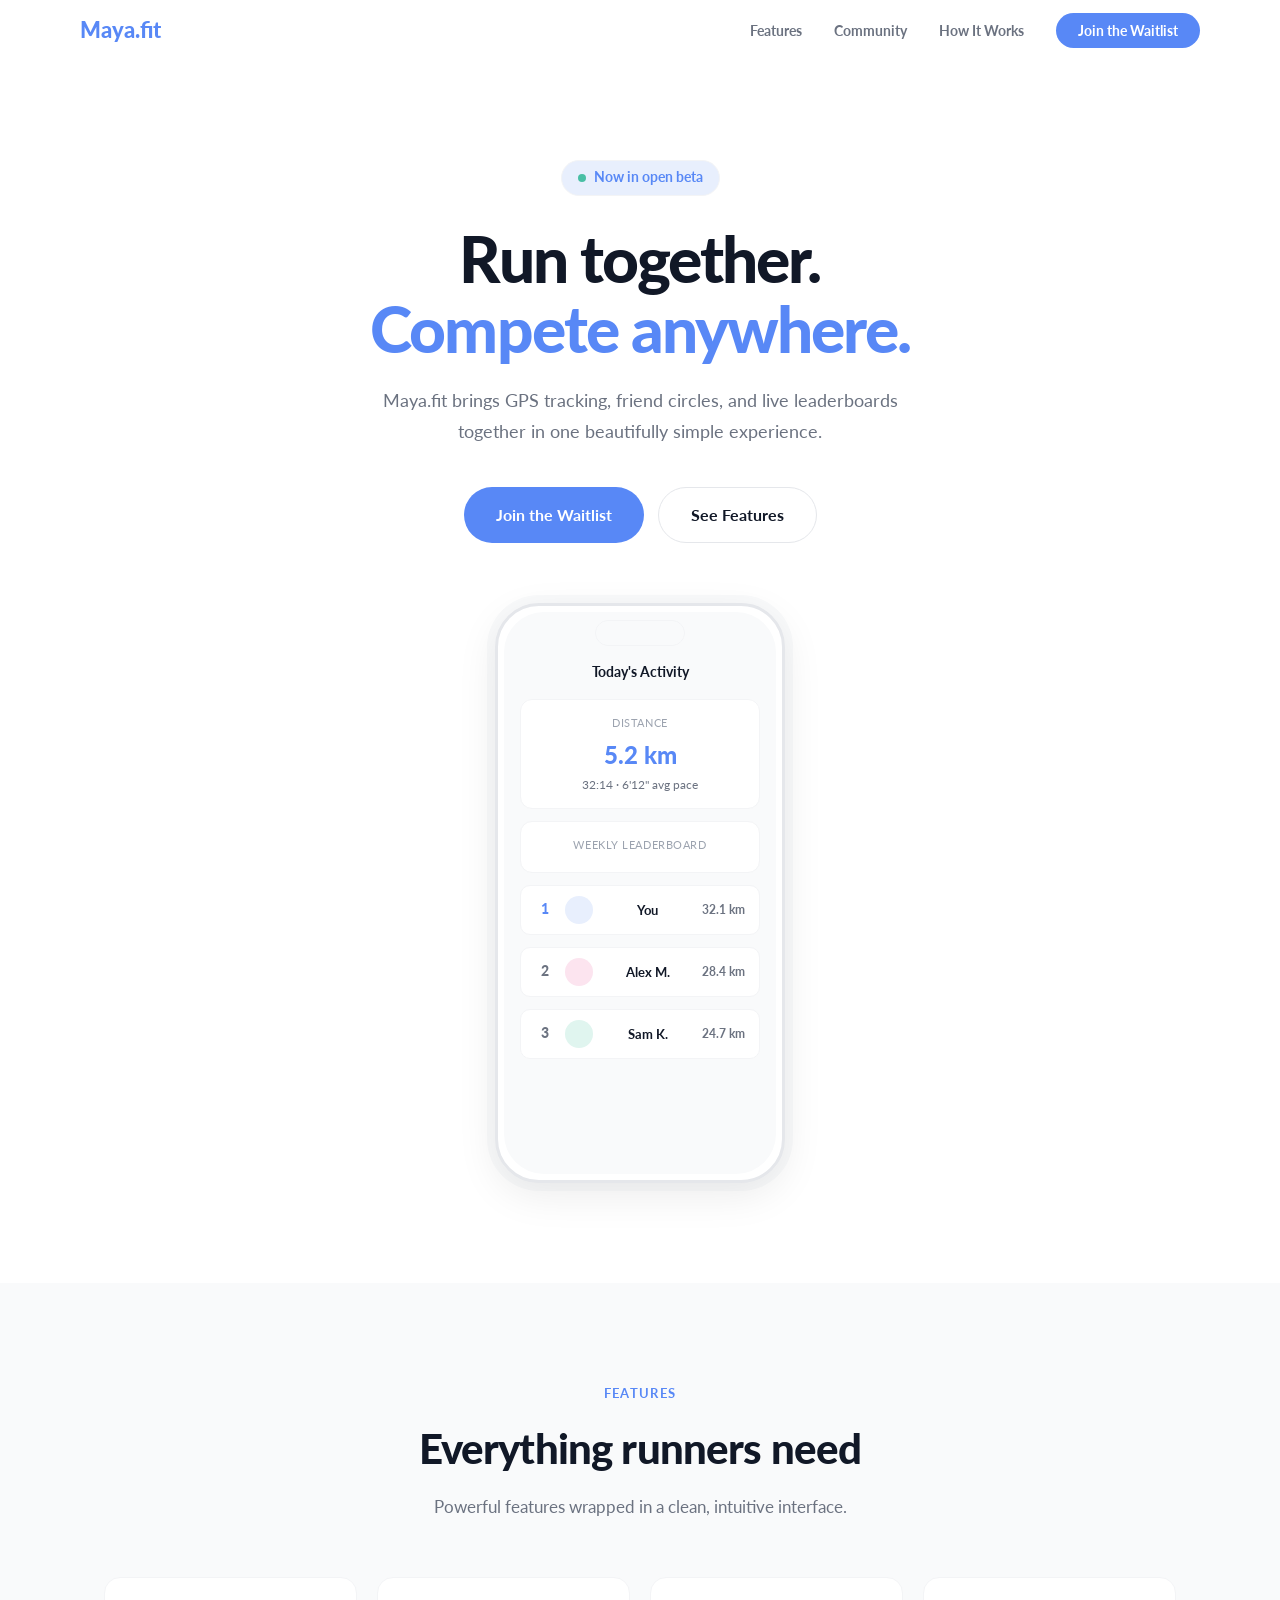
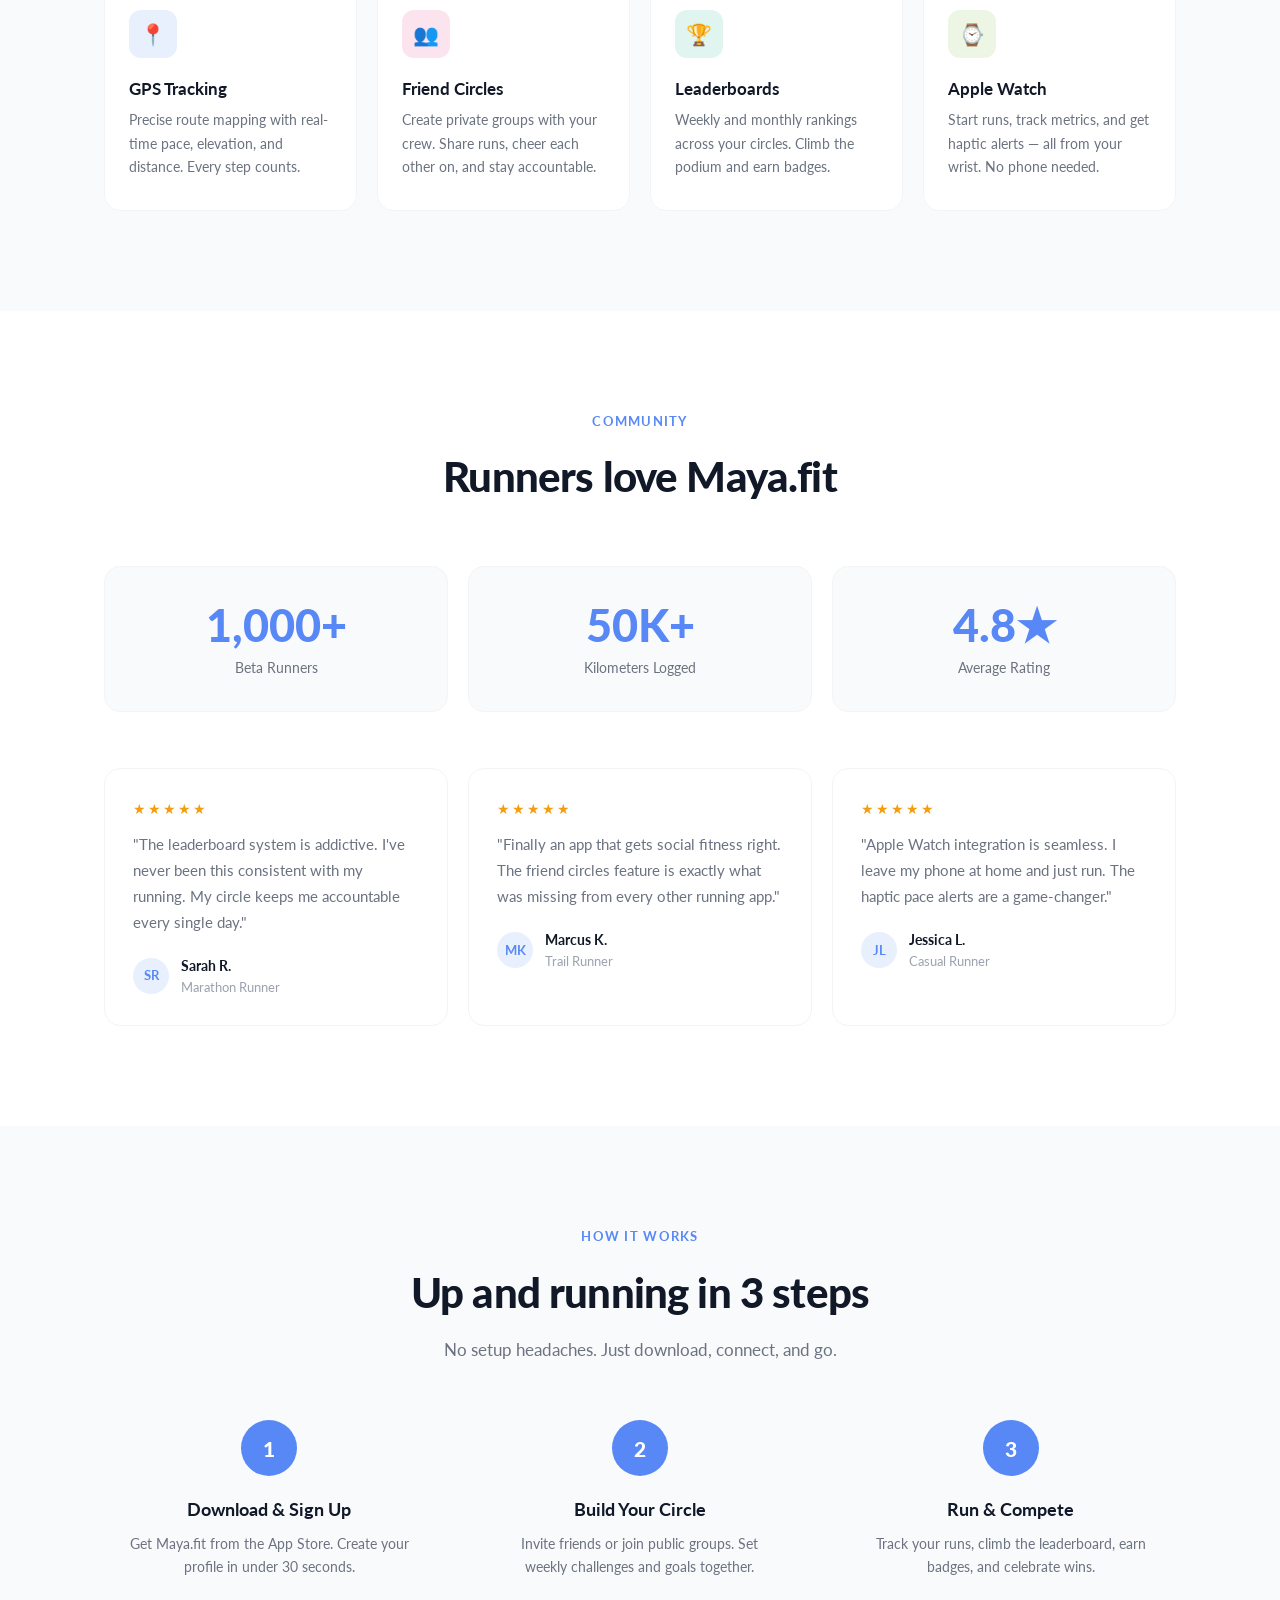
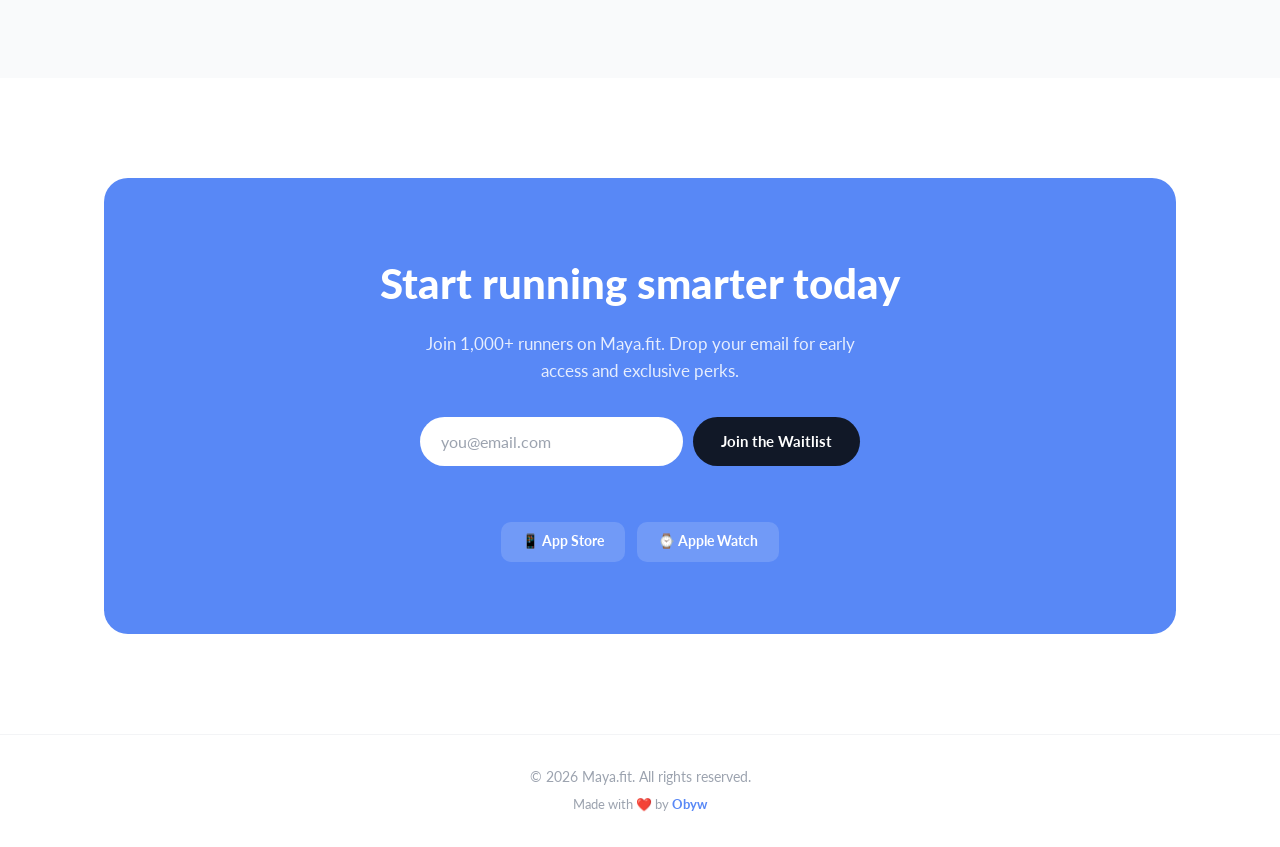
<file: landings/maya.fit/index.html>
<!DOCTYPE html>
<html lang="en">
<head>
<meta charset="UTF-8">
<meta name="viewport" content="width=device-width, initial-scale=1.0">
<title>Maya.fit — Run Together. Compete Anywhere.</title>
<link rel="preconnect" href="https://fonts.googleapis.com">
<link href="https://fonts.googleapis.com/css2?family=Lato:wght@400;700;900&display=swap" rel="stylesheet">
<style>
/* ============================================
   Light Mode (default) — Variant B: Clean & Bright
   ============================================ */
:root {
  --primary: #5888F6;
  --primary-hover: #4070e0;
  --primary-light: #e8effd;
  --secondary: #FC0A7E;
  --accent: #49BFA5;
  --nature: #9BCC7D;
  --premium: #50448D;

  --bg: #FFFFFF;
  --bg-subtle: #F9FAFB;
  --bg-card: #FFFFFF;
  --bg-nav: rgba(255, 255, 255, 0.85);
  --bg-nav-mobile: rgba(255, 255, 255, 0.95);

  --border: #E5E7EB;
  --border-light: #F3F4F6;

  --text: #111827;
  --text-secondary: #6B7280;
  --text-muted: #9CA3AF;

  --shadow-sm: 0 1px 2px rgba(0, 0, 0, 0.04);
  --shadow: 0 4px 16px rgba(0, 0, 0, 0.06);
  --shadow-lg: 0 12px 40px rgba(0, 0, 0, 0.08);

  --fi-blue: var(--primary-light);
  --fi-pink: #fce4ef;
  --fi-teal: #e0f5ef;
  --fi-green: #edf5e4;

  --gradient-main: linear-gradient(135deg, #5888F6, #FC0A7E);

  --cta-box-bg: var(--primary);
  --cta-input-bg: #FFFFFF;
  --cta-input-color: #111827;
  --cta-input-border: transparent;
  --cta-input-placeholder: #9CA3AF;
  --cta-btn-bg: #111827;

  --store-link-bg: rgba(255, 255, 255, 0.15);
  --store-link-bg-hover: rgba(255, 255, 255, 0.25);
  --store-link-color: white;
  --store-link-border: transparent;

  --feedback-success: #065f46;
  --feedback-success-bg: #ecfdf5;
  --feedback-success-border: #a7f3d0;
  --feedback-error: #991b1b;
  --feedback-error-bg: #fef2f2;
  --feedback-error-border: #fca5a5;

  --radius: 16px;
  --radius-sm: 10px;
  --radius-full: 999px;
}

/* ============================================
   Dark Mode — Variant A: Neon Energy
   ============================================ */
@media (prefers-color-scheme: dark) {
  :root {
    --primary-hover: #6e9bff;
    --primary-light: rgba(88, 136, 246, 0.15);

    --bg: #0F0F1A;
    --bg-subtle: #161625;
    --bg-card: rgba(255, 255, 255, 0.04);
    --bg-nav: rgba(15, 15, 26, 0.8);
    --bg-nav-mobile: rgba(15, 15, 26, 0.95);

    --border: rgba(255, 255, 255, 0.08);
    --border-light: rgba(255, 255, 255, 0.06);

    --text: #FFFFFF;
    --text-secondary: rgba(255, 255, 255, 0.6);
    --text-muted: rgba(255, 255, 255, 0.4);

    --shadow-sm: 0 1px 2px rgba(0, 0, 0, 0.2);
    --shadow: 0 4px 16px rgba(0, 0, 0, 0.3);
    --shadow-lg: 0 12px 40px rgba(0, 0, 0, 0.4);

    --fi-blue: rgba(88, 136, 246, 0.15);
    --fi-pink: rgba(252, 10, 126, 0.15);
    --fi-teal: rgba(73, 191, 165, 0.15);
    --fi-green: rgba(155, 204, 125, 0.15);

    --cta-box-bg: transparent;
    --cta-input-bg: rgba(255, 255, 255, 0.06);
    --cta-input-color: #FFFFFF;
    --cta-input-border: rgba(255, 255, 255, 0.08);
    --cta-input-placeholder: rgba(255, 255, 255, 0.4);
    --cta-btn-bg: var(--primary);

    --store-link-bg: rgba(255, 255, 255, 0.06);
    --store-link-bg-hover: rgba(255, 255, 255, 0.1);
    --store-link-color: rgba(255, 255, 255, 0.6);
    --store-link-border: rgba(255, 255, 255, 0.08);

    --feedback-success: #6ee7b7;
    --feedback-success-bg: rgba(16, 185, 129, 0.1);
    --feedback-success-border: rgba(16, 185, 129, 0.3);
    --feedback-error: #fca5a5;
    --feedback-error-bg: rgba(239, 68, 68, 0.1);
    --feedback-error-border: rgba(239, 68, 68, 0.3);
  }
}

/* ============================================
   Reset & Base
   ============================================ */
*, *::before, *::after { box-sizing: border-box; margin: 0; padding: 0; }
html { scroll-behavior: smooth; }

body {
  font-family: 'Lato', -apple-system, BlinkMacSystemFont, 'Segoe UI', sans-serif;
  background: var(--bg);
  color: var(--text);
  line-height: 1.6;
  overflow-x: hidden;
}

/* ============================================
   Background Orbs (dark mode only)
   ============================================ */
.orb {
  display: none;
  position: fixed;
  border-radius: 50%;
  filter: blur(100px);
  opacity: 0.25;
  pointer-events: none;
  z-index: 0;
}
@media (prefers-color-scheme: dark) {
  .orb { display: block; }
}
.orb-1 {
  width: 600px; height: 600px;
  background: var(--primary);
  top: -200px; left: -100px;
  animation: orbFloat1 20s ease-in-out infinite;
}
.orb-2 {
  width: 500px; height: 500px;
  background: var(--secondary);
  bottom: -150px; right: -100px;
  animation: orbFloat2 25s ease-in-out infinite;
}
.orb-3 {
  width: 400px; height: 400px;
  background: var(--accent);
  top: 50%; left: 50%;
  transform: translate(-50%, -50%);
  animation: orbFloat3 18s ease-in-out infinite;
}
@keyframes orbFloat1 {
  0%, 100% { transform: translate(0, 0); }
  33% { transform: translate(80px, 60px); }
  66% { transform: translate(-40px, 100px); }
}
@keyframes orbFloat2 {
  0%, 100% { transform: translate(0, 0); }
  33% { transform: translate(-60px, -80px); }
  66% { transform: translate(40px, -40px); }
}
@keyframes orbFloat3 {
  0%, 100% { transform: translate(-50%, -50%) scale(1); }
  50% { transform: translate(-50%, -50%) scale(1.2); }
}

/* ============================================
   Scroll Reveal
   ============================================ */
.reveal {
  opacity: 0;
  transform: translateY(30px);
  transition: opacity 0.7s ease, transform 0.7s ease;
}
.reveal.visible { opacity: 1; transform: translateY(0); }
.reveal-delay-1 { transition-delay: 0.1s; }
.reveal-delay-2 { transition-delay: 0.2s; }
.reveal-delay-3 { transition-delay: 0.3s; }
.reveal-delay-4 { transition-delay: 0.4s; }

/* ============================================
   Navigation
   ============================================ */
.nav {
  position: fixed;
  top: 0; left: 0; right: 0;
  z-index: 100;
  padding: 12px 24px;
  background: var(--bg-nav);
  backdrop-filter: blur(16px);
  -webkit-backdrop-filter: blur(16px);
  border-bottom: 1px solid transparent;
  transition: border-color 0.3s;
}
.nav.scrolled { border-bottom-color: var(--border); }
.nav-inner {
  max-width: 1120px;
  margin: 0 auto;
  display: flex;
  align-items: center;
  justify-content: space-between;
}
.nav-logo {
  font-size: 1.4rem;
  font-weight: 900;
  color: var(--primary);
  text-decoration: none;
}
.nav-links {
  display: flex;
  align-items: center;
  gap: 32px;
  list-style: none;
}
.nav-links a {
  color: var(--text-secondary);
  text-decoration: none;
  font-size: 0.9rem;
  font-weight: 700;
  transition: color 0.2s;
}
.nav-links a:hover { color: var(--text); }
.nav-cta {
  padding: 9px 22px;
  background: var(--primary);
  border: none;
  border-radius: var(--radius-full);
  color: white !important;
  font-weight: 700;
  font-size: 0.9rem;
  cursor: pointer;
  text-decoration: none;
  transition: background 0.2s, transform 0.2s;
}
.nav-cta:hover {
  background: var(--primary-hover);
  transform: translateY(-1px);
}
.hamburger {
  display: none;
  flex-direction: column;
  gap: 5px;
  background: none;
  border: none;
  cursor: pointer;
}
.hamburger span {
  width: 22px; height: 2px;
  background: var(--text);
  border-radius: 2px;
}

/* ============================================
   Container
   ============================================ */
.container {
  max-width: 1120px;
  margin: 0 auto;
  padding: 0 24px;
  position: relative;
  z-index: 1;
}

/* ============================================
   Hero
   ============================================ */
.hero {
  padding: 160px 0 100px;
  text-align: center;
}
.hero-badge {
  display: inline-flex;
  align-items: center;
  gap: 8px;
  padding: 6px 16px;
  background: var(--primary-light);
  border: 1px solid var(--border-light);
  border-radius: var(--radius-full);
  font-size: 0.85rem;
  font-weight: 700;
  color: var(--primary);
  margin-bottom: 28px;
}
.hero-badge .dot {
  width: 8px; height: 8px;
  background: var(--accent);
  border-radius: 50%;
  animation: pulse 2s ease-in-out infinite;
}
@keyframes pulse {
  0%, 100% { opacity: 1; }
  50% { opacity: 0.4; }
}
.hero h1 {
  font-size: clamp(2.5rem, 5.5vw, 4rem);
  font-weight: 900;
  line-height: 1.1;
  margin-bottom: 20px;
  letter-spacing: -0.03em;
  color: var(--text);
}
.hero h1 .highlight {
  color: var(--primary);
}
@media (prefers-color-scheme: dark) {
  .hero h1 .highlight {
    background: var(--gradient-main);
    -webkit-background-clip: text;
    -webkit-text-fill-color: transparent;
    background-clip: text;
  }
}
.hero p {
  font-size: 1.15rem;
  color: var(--text-secondary);
  max-width: 520px;
  margin: 0 auto 40px;
  line-height: 1.7;
}
.hero-buttons {
  display: flex;
  gap: 14px;
  justify-content: center;
  flex-wrap: wrap;
  margin-bottom: 60px;
}

/* ============================================
   Buttons
   ============================================ */
.btn-primary {
  display: inline-flex;
  align-items: center;
  gap: 8px;
  padding: 14px 32px;
  background: var(--primary);
  border: none;
  border-radius: var(--radius-full);
  color: white;
  font-weight: 700;
  font-size: 1rem;
  cursor: pointer;
  text-decoration: none;
  transition: background 0.2s, transform 0.2s, box-shadow 0.2s;
}
.btn-primary:hover {
  background: var(--primary-hover);
  transform: translateY(-2px);
  box-shadow: 0 12px 40px rgba(88, 136, 246, 0.3);
}
.btn-outline {
  display: inline-flex;
  align-items: center;
  gap: 8px;
  padding: 14px 32px;
  background: transparent;
  border: 1.5px solid var(--border);
  border-radius: var(--radius-full);
  color: var(--text);
  font-weight: 700;
  font-size: 1rem;
  cursor: pointer;
  text-decoration: none;
  transition: border-color 0.2s, transform 0.2s;
}
.btn-outline:hover {
  border-color: var(--primary);
  transform: translateY(-2px);
}

/* ============================================
   Phone Mockup
   ============================================ */
.phone-container {
  display: flex;
  justify-content: center;
}
.phone-mockup {
  width: 290px;
  height: 580px;
  background: var(--bg);
  border-radius: 44px;
  border: 3px solid var(--border);
  box-shadow: var(--shadow-lg), 0 0 0 8px var(--bg-subtle);
  position: relative;
  overflow: hidden;
}
@media (prefers-color-scheme: dark) {
  .phone-mockup {
    background: linear-gradient(145deg, rgba(88,136,246,0.15), rgba(252,10,126,0.15));
    border: 2px solid var(--border);
    box-shadow: 0 40px 80px rgba(0,0,0,0.4), inset 0 1px 0 rgba(255,255,255,0.1);
  }
}
.phone-mockup::before {
  content: '';
  position: absolute;
  top: 14px; left: 50%;
  transform: translateX(-50%);
  width: 90px; height: 26px;
  background: var(--bg-subtle);
  border-radius: 20px;
  border: 1px solid var(--border-light);
  z-index: 2;
}
@media (prefers-color-scheme: dark) {
  .phone-mockup::before {
    background: var(--bg);
    border: none;
  }
}
.phone-screen {
  position: absolute;
  inset: 6px;
  border-radius: 40px;
  background: var(--bg-subtle);
  padding: 50px 16px 20px;
  display: flex;
  flex-direction: column;
  gap: 12px;
}
@media (prefers-color-scheme: dark) {
  .phone-screen {
    background: linear-gradient(180deg, #1a1a2e 0%, #16213e 50%, #0f0f1a 100%);
  }
}
.mock-header {
  text-align: center;
  font-weight: 700;
  font-size: 0.85rem;
  color: var(--text);
  margin-bottom: 4px;
}
.mock-card {
  background: var(--bg);
  border-radius: 12px;
  padding: 14px;
  border: 1px solid var(--border-light);
}
@media (prefers-color-scheme: dark) {
  .mock-card { background: rgba(255,255,255,0.05); }
}
.mock-card .title {
  font-size: 0.7rem;
  color: var(--text-muted);
  text-transform: uppercase;
  letter-spacing: 0.05em;
  margin-bottom: 4px;
}
.mock-card .value {
  font-size: 1.5rem;
  font-weight: 900;
  color: var(--primary);
}
@media (prefers-color-scheme: dark) {
  .mock-card .value {
    background: var(--gradient-main);
    -webkit-background-clip: text;
    -webkit-text-fill-color: transparent;
    background-clip: text;
  }
}
.mock-card .sub {
  font-size: 0.75rem;
  color: var(--text-secondary);
}
.mock-leaderboard-item {
  background: var(--bg);
  border-radius: 10px;
  padding: 10px 14px;
  border: 1px solid var(--border-light);
  display: flex;
  align-items: center;
  gap: 10px;
}
@media (prefers-color-scheme: dark) {
  .mock-leaderboard-item { background: rgba(255,255,255,0.05); }
}
.mock-rank {
  font-weight: 900;
  font-size: 0.85rem;
  color: var(--primary);
  min-width: 20px;
}
.mock-avatar {
  width: 28px; height: 28px;
  border-radius: 50%;
  background: var(--primary-light);
}
.mock-name {
  flex: 1;
  font-size: 0.8rem;
  font-weight: 700;
}
.mock-km {
  font-size: 0.75rem;
  color: var(--text-secondary);
  font-weight: 700;
}

/* ============================================
   Features
   ============================================ */
.features {
  padding: 100px 0;
  background: var(--bg-subtle);
}
.section-header {
  text-align: center;
  margin-bottom: 56px;
}
.section-tag {
  font-size: 0.8rem;
  font-weight: 700;
  color: var(--primary);
  text-transform: uppercase;
  letter-spacing: 0.1em;
  margin-bottom: 12px;
}
.section-title {
  font-size: clamp(1.8rem, 3.5vw, 2.6rem);
  font-weight: 900;
  letter-spacing: -0.02em;
  margin-bottom: 12px;
}
.section-desc {
  font-size: 1.05rem;
  color: var(--text-secondary);
  max-width: 500px;
  margin: 0 auto;
}
.features-grid {
  display: grid;
  grid-template-columns: repeat(4, 1fr);
  gap: 20px;
}
.feature-card {
  background: var(--bg-card);
  border: 1px solid var(--border-light);
  border-radius: var(--radius);
  padding: 32px 24px;
  transition: transform 0.3s, box-shadow 0.3s, border-color 0.3s;
}
@media (prefers-color-scheme: dark) {
  .feature-card { backdrop-filter: blur(10px); }
}
.feature-card:hover {
  transform: translateY(-4px);
  box-shadow: var(--shadow-lg);
}
@media (prefers-color-scheme: dark) {
  .feature-card:hover { border-color: rgba(88, 136, 246, 0.2); }
}
.feature-icon {
  width: 48px; height: 48px;
  border-radius: 12px;
  display: flex;
  align-items: center;
  justify-content: center;
  font-size: 1.3rem;
  margin-bottom: 18px;
}
.fi-blue { background: var(--fi-blue); }
.fi-pink { background: var(--fi-pink); }
.fi-teal { background: var(--fi-teal); }
.fi-green { background: var(--fi-green); }
.feature-card h3 { font-size: 1.05rem; font-weight: 700; margin-bottom: 6px; }
.feature-card p { font-size: 0.9rem; color: var(--text-secondary); line-height: 1.6; }

/* ============================================
   Social Proof
   ============================================ */
.social-proof { padding: 100px 0; }
.stats-row {
  display: grid;
  grid-template-columns: repeat(3, 1fr);
  gap: 20px;
  margin-bottom: 56px;
}
.stat-item {
  text-align: center;
  padding: 32px;
  background: var(--bg-subtle);
  border-radius: var(--radius);
  border: 1px solid var(--border-light);
}
@media (prefers-color-scheme: dark) {
  .stat-item {
    background: var(--bg-card);
    backdrop-filter: blur(10px);
  }
}
.stat-number {
  font-size: 2.8rem;
  font-weight: 900;
  color: var(--primary);
  line-height: 1.2;
}
@media (prefers-color-scheme: dark) {
  .stat-number {
    background: var(--gradient-main);
    -webkit-background-clip: text;
    -webkit-text-fill-color: transparent;
    background-clip: text;
  }
}
.stat-label {
  font-size: 0.9rem;
  color: var(--text-secondary);
  margin-top: 4px;
}
.testimonials {
  display: grid;
  grid-template-columns: repeat(3, 1fr);
  gap: 20px;
}
.testimonial {
  padding: 28px;
  background: var(--bg-card);
  border: 1px solid var(--border-light);
  border-radius: var(--radius);
  transition: box-shadow 0.3s;
}
@media (prefers-color-scheme: dark) {
  .testimonial { backdrop-filter: blur(10px); }
}
.testimonial:hover { box-shadow: var(--shadow); }
.stars {
  color: #F59E0B;
  font-size: 0.9rem;
  margin-bottom: 12px;
  letter-spacing: 2px;
}
.testimonial-text {
  font-size: 0.95rem;
  color: var(--text-secondary);
  line-height: 1.7;
  margin-bottom: 18px;
}
.testimonial-author {
  display: flex;
  align-items: center;
  gap: 12px;
}
.t-avatar {
  width: 36px; height: 36px;
  border-radius: 50%;
  background: var(--primary-light);
  display: flex;
  align-items: center;
  justify-content: center;
  font-weight: 700;
  font-size: 0.8rem;
  color: var(--primary);
}
@media (prefers-color-scheme: dark) {
  .t-avatar {
    background: var(--gradient-main);
    color: white;
  }
}
.t-name { font-weight: 700; font-size: 0.9rem; }
.t-role { font-size: 0.8rem; color: var(--text-muted); }

/* ============================================
   How It Works
   ============================================ */
.how-it-works {
  padding: 100px 0;
  background: var(--bg-subtle);
}
.steps-grid {
  display: grid;
  grid-template-columns: repeat(3, 1fr);
  gap: 40px;
}
.step { text-align: center; }
.step-num {
  width: 56px; height: 56px;
  border-radius: 50%;
  background: var(--primary);
  color: white;
  display: flex;
  align-items: center;
  justify-content: center;
  font-weight: 900;
  font-size: 1.3rem;
  margin: 0 auto 20px;
}
.step h3 { font-size: 1.1rem; font-weight: 700; margin-bottom: 8px; }
.step p { font-size: 0.9rem; color: var(--text-secondary); max-width: 280px; margin: 0 auto; line-height: 1.6; }

/* ============================================
   Waitlist CTA Section
   ============================================ */
.waitlist-section { padding: 100px 0; }
.waitlist-box {
  text-align: center;
  padding: 72px 40px;
  background: var(--primary);
  border-radius: 24px;
  color: white;
  position: relative;
  overflow: hidden;
}
@media (prefers-color-scheme: dark) {
  .waitlist-box {
    background: linear-gradient(135deg, rgba(88,136,246,0.15), rgba(252,10,126,0.15));
    border: 1px solid var(--border);
    backdrop-filter: blur(20px);
    -webkit-backdrop-filter: blur(20px);
  }
  .waitlist-box::before {
    content: '';
    position: absolute;
    top: -2px; left: -2px; right: -2px; bottom: -2px;
    background: var(--gradient-main);
    border-radius: 25px;
    z-index: -1;
    opacity: 0.15;
  }
}
.waitlist-box h2 {
  font-size: clamp(1.8rem, 3.5vw, 2.6rem);
  font-weight: 900;
  margin-bottom: 14px;
}
.waitlist-box .waitlist-subtitle {
  font-size: 1.05rem;
  opacity: 0.85;
  max-width: 460px;
  margin: 0 auto 32px;
}
@media (prefers-color-scheme: dark) {
  .waitlist-box h2 { color: var(--text); }
  .waitlist-box .waitlist-subtitle {
    color: var(--text-secondary);
    opacity: 1;
  }
}

/* Waitlist Form */
.waitlist-form {
  display: flex;
  gap: 10px;
  max-width: 440px;
  margin: 0 auto;
}
.waitlist-form input[type="email"] {
  flex: 1;
  padding: 14px 20px;
  border: 1px solid var(--cta-input-border);
  border-radius: var(--radius-full);
  font-size: 1rem;
  font-family: inherit;
  outline: none;
  background: var(--cta-input-bg);
  color: var(--cta-input-color);
  transition: border-color 0.2s;
}
.waitlist-form input[type="email"]::placeholder {
  color: var(--cta-input-placeholder);
}
.waitlist-form input[type="email"]:focus {
  border-color: var(--primary);
}

.btn-waitlist {
  padding: 14px 28px;
  background: var(--cta-btn-bg);
  border: none;
  border-radius: var(--radius-full);
  color: white;
  font-weight: 700;
  font-size: 0.95rem;
  cursor: pointer;
  font-family: inherit;
  white-space: nowrap;
  transition: transform 0.2s, box-shadow 0.2s, opacity 0.2s;
}
.btn-waitlist:hover {
  transform: translateY(-2px);
  box-shadow: 0 8px 30px rgba(88, 136, 246, 0.3);
}
.btn-waitlist:disabled {
  opacity: 0.7;
  cursor: not-allowed;
  transform: none;
}

/* Form Feedback */
.waitlist-feedback {
  margin-top: 16px;
  font-size: 0.9rem;
  font-weight: 700;
  min-height: 1.4em;
  padding: 0 20px;
}
.waitlist-feedback.success {
  padding: 12px 20px;
  background: var(--feedback-success-bg);
  border: 1px solid var(--feedback-success-border);
  color: var(--feedback-success);
  border-radius: var(--radius-sm);
  max-width: 440px;
  margin: 16px auto 0;
}
.waitlist-feedback.error {
  padding: 12px 20px;
  background: var(--feedback-error-bg);
  border: 1px solid var(--feedback-error-border);
  color: var(--feedback-error);
  border-radius: var(--radius-sm);
  max-width: 440px;
  margin: 16px auto 0;
}

/* Store Links */
.store-links {
  display: flex;
  justify-content: center;
  gap: 12px;
  margin-top: 20px;
}
.store-link {
  padding: 8px 20px;
  background: var(--store-link-bg);
  border: 1px solid var(--store-link-border);
  border-radius: var(--radius-sm);
  color: var(--store-link-color);
  font-size: 0.85rem;
  text-decoration: none;
  font-weight: 700;
  transition: background 0.2s;
}
.store-link:hover { background: var(--store-link-bg-hover); }

/* ============================================
   Footer
   ============================================ */
.footer {
  padding: 32px 0;
  border-top: 1px solid var(--border-light);
  text-align: center;
}
.footer p { font-size: 0.85rem; color: var(--text-muted); }
.footer .made-with { margin-top: 6px; font-size: 0.8rem; }
.footer a {
  color: var(--primary);
  text-decoration: none;
  font-weight: 700;
}
.footer a:hover { text-decoration: underline; }

/* ============================================
   Responsive
   ============================================ */
@media (max-width: 968px) {
  .nav-links { display: none; }
  .hamburger { display: flex; }
  .nav-links.open {
    display: flex;
    flex-direction: column;
    position: absolute;
    top: 100%; left: 0; right: 0;
    background: var(--bg-nav-mobile);
    backdrop-filter: blur(16px);
    -webkit-backdrop-filter: blur(16px);
    padding: 24px;
    gap: 20px;
    border-bottom: 1px solid var(--border);
  }
  .features-grid { grid-template-columns: repeat(2, 1fr); }
  .stats-row { grid-template-columns: 1fr; }
  .testimonials { grid-template-columns: 1fr; }
  .steps-grid { grid-template-columns: 1fr; gap: 32px; }
  .waitlist-form { flex-direction: column; }
}
@media (max-width: 600px) {
  .features-grid { grid-template-columns: 1fr; }
  .phone-mockup { width: 250px; height: 500px; }
  .waitlist-box { padding: 48px 24px; }
  .store-links { flex-direction: column; align-items: center; }
}
</style>
</head>
<body>

<!-- Background Orbs (visible in dark mode only via CSS) -->
<div class="orb orb-1"></div>
<div class="orb orb-2"></div>
<div class="orb orb-3"></div>

<!-- Navigation -->
<nav class="nav" id="nav">
  <div class="nav-inner">
    <a href="#" class="nav-logo">Maya.fit</a>
    <ul class="nav-links" id="navLinks">
      <li><a href="#features">Features</a></li>
      <li><a href="#community">Community</a></li>
      <li><a href="#how-it-works">How It Works</a></li>
      <li><a href="#waitlist" class="nav-cta">Join the Waitlist</a></li>
    </ul>
    <button class="hamburger" id="hamburger" aria-label="Menu">
      <span></span><span></span><span></span>
    </button>
  </div>
</nav>

<!-- Hero -->
<section class="hero">
  <div class="container">
    <div class="reveal">
      <div class="hero-badge">
        <span class="dot"></span>
        Now in open beta
      </div>
      <h1>Run together.<br><span class="highlight">Compete anywhere.</span></h1>
      <p>Maya.fit brings GPS tracking, friend circles, and live leaderboards together in one beautifully simple experience.</p>
      <div class="hero-buttons">
        <a href="#waitlist" class="btn-primary">Join the Waitlist</a>
        <a href="#features" class="btn-outline">See Features</a>
      </div>
    </div>
    <div class="phone-container reveal reveal-delay-2">
      <div class="phone-mockup">
        <div class="phone-screen">
          <div class="mock-header">Today's Activity</div>
          <div class="mock-card">
            <div class="title">Distance</div>
            <div class="value">5.2 km</div>
            <div class="sub">32:14 &middot; 6'12" avg pace</div>
          </div>
          <div class="mock-card">
            <div class="title">Weekly Leaderboard</div>
          </div>
          <div class="mock-leaderboard-item">
            <div class="mock-rank">1</div>
            <div class="mock-avatar"></div>
            <div class="mock-name">You</div>
            <div class="mock-km">32.1 km</div>
          </div>
          <div class="mock-leaderboard-item">
            <div class="mock-rank" style="color:var(--text-secondary)">2</div>
            <div class="mock-avatar" style="background:var(--fi-pink)"></div>
            <div class="mock-name">Alex M.</div>
            <div class="mock-km">28.4 km</div>
          </div>
          <div class="mock-leaderboard-item">
            <div class="mock-rank" style="color:var(--text-secondary)">3</div>
            <div class="mock-avatar" style="background:var(--fi-teal)"></div>
            <div class="mock-name">Sam K.</div>
            <div class="mock-km">24.7 km</div>
          </div>
        </div>
      </div>
    </div>
  </div>
</section>

<!-- Features -->
<section class="features" id="features">
  <div class="container">
    <div class="section-header reveal">
      <div class="section-tag">Features</div>
      <h2 class="section-title">Everything runners need</h2>
      <p class="section-desc">Powerful features wrapped in a clean, intuitive interface.</p>
    </div>
    <div class="features-grid">
      <div class="feature-card reveal reveal-delay-1">
        <div class="feature-icon fi-blue">&#128205;</div>
        <h3>GPS Tracking</h3>
        <p>Precise route mapping with real-time pace, elevation, and distance. Every step counts.</p>
      </div>
      <div class="feature-card reveal reveal-delay-2">
        <div class="feature-icon fi-pink">&#128101;</div>
        <h3>Friend Circles</h3>
        <p>Create private groups with your crew. Share runs, cheer each other on, and stay accountable.</p>
      </div>
      <div class="feature-card reveal reveal-delay-3">
        <div class="feature-icon fi-teal">&#127942;</div>
        <h3>Leaderboards</h3>
        <p>Weekly and monthly rankings across your circles. Climb the podium and earn badges.</p>
      </div>
      <div class="feature-card reveal reveal-delay-4">
        <div class="feature-icon fi-green">&#8986;</div>
        <h3>Apple Watch</h3>
        <p>Start runs, track metrics, and get haptic alerts — all from your wrist. No phone needed.</p>
      </div>
    </div>
  </div>
</section>

<!-- Social Proof -->
<section class="social-proof" id="community">
  <div class="container">
    <div class="section-header reveal">
      <div class="section-tag">Community</div>
      <h2 class="section-title">Runners love Maya.fit</h2>
    </div>
    <div class="stats-row reveal">
      <div class="stat-item">
        <div class="stat-number">1,000+</div>
        <div class="stat-label">Beta Runners</div>
      </div>
      <div class="stat-item">
        <div class="stat-number">50K+</div>
        <div class="stat-label">Kilometers Logged</div>
      </div>
      <div class="stat-item">
        <div class="stat-number">4.8&#9733;</div>
        <div class="stat-label">Average Rating</div>
      </div>
    </div>
    <div class="testimonials">
      <div class="testimonial reveal reveal-delay-1">
        <div class="stars">&#9733;&#9733;&#9733;&#9733;&#9733;</div>
        <p class="testimonial-text">"The leaderboard system is addictive. I've never been this consistent with my running. My circle keeps me accountable every single day."</p>
        <div class="testimonial-author">
          <div class="t-avatar">SR</div>
          <div><div class="t-name">Sarah R.</div><div class="t-role">Marathon Runner</div></div>
        </div>
      </div>
      <div class="testimonial reveal reveal-delay-2">
        <div class="stars">&#9733;&#9733;&#9733;&#9733;&#9733;</div>
        <p class="testimonial-text">"Finally an app that gets social fitness right. The friend circles feature is exactly what was missing from every other running app."</p>
        <div class="testimonial-author">
          <div class="t-avatar">MK</div>
          <div><div class="t-name">Marcus K.</div><div class="t-role">Trail Runner</div></div>
        </div>
      </div>
      <div class="testimonial reveal reveal-delay-3">
        <div class="stars">&#9733;&#9733;&#9733;&#9733;&#9733;</div>
        <p class="testimonial-text">"Apple Watch integration is seamless. I leave my phone at home and just run. The haptic pace alerts are a game-changer."</p>
        <div class="testimonial-author">
          <div class="t-avatar">JL</div>
          <div><div class="t-name">Jessica L.</div><div class="t-role">Casual Runner</div></div>
        </div>
      </div>
    </div>
  </div>
</section>

<!-- How It Works -->
<section class="how-it-works" id="how-it-works">
  <div class="container">
    <div class="section-header reveal">
      <div class="section-tag">How It Works</div>
      <h2 class="section-title">Up and running in 3 steps</h2>
      <p class="section-desc">No setup headaches. Just download, connect, and go.</p>
    </div>
    <div class="steps-grid">
      <div class="step reveal reveal-delay-1">
        <div class="step-num">1</div>
        <h3>Download &amp; Sign Up</h3>
        <p>Get Maya.fit from the App Store. Create your profile in under 30 seconds.</p>
      </div>
      <div class="step reveal reveal-delay-2">
        <div class="step-num">2</div>
        <h3>Build Your Circle</h3>
        <p>Invite friends or join public groups. Set weekly challenges and goals together.</p>
      </div>
      <div class="step reveal reveal-delay-3">
        <div class="step-num">3</div>
        <h3>Run &amp; Compete</h3>
        <p>Track your runs, climb the leaderboard, earn badges, and celebrate wins.</p>
      </div>
    </div>
  </div>
</section>

<!-- Waitlist CTA -->
<section class="waitlist-section" id="waitlist">
  <div class="container">
    <div class="waitlist-box reveal">
      <h2>Start running smarter today</h2>
      <p class="waitlist-subtitle">Join 1,000+ runners on Maya.fit. Drop your email for early access and exclusive perks.</p>

      <form class="waitlist-form" id="waitlistForm">
        <input type="email" id="waitlistEmail" placeholder="you@email.com" required autocomplete="email">
        <button type="submit" class="btn-waitlist" id="waitlistBtn">Join the Waitlist</button>
      </form>

      <div class="waitlist-feedback" id="waitlistFeedback"></div>

      <div class="store-links">
        <a href="#" class="store-link">&#128241; App Store</a>
        <a href="#" class="store-link">&#8986; Apple Watch</a>
      </div>
    </div>
  </div>
</section>

<!-- Footer -->
<footer class="footer">
  <div class="container">
    <p>&copy; 2026 Maya.fit. All rights reserved.</p>
    <p class="made-with">Made with &#10084;&#65039; by <a href="https://obyw.one" target="_blank" rel="noopener">Obyw</a></p>
  </div>
</footer>

<script>
/* ============================================
   Navbar Scroll Effect
   ============================================ */
const nav = document.getElementById('nav');
window.addEventListener('scroll', function() {
  nav.classList.toggle('scrolled', window.scrollY > 50);
});

/* ============================================
   Hamburger Menu
   ============================================ */
document.getElementById('hamburger').addEventListener('click', function() {
  document.getElementById('navLinks').classList.toggle('open');
});
document.querySelectorAll('#navLinks a').forEach(function(link) {
  link.addEventListener('click', function() {
    document.getElementById('navLinks').classList.remove('open');
  });
});

/* ============================================
   Scroll Reveal (IntersectionObserver)
   ============================================ */
const observer = new IntersectionObserver(function(entries) {
  entries.forEach(function(entry) {
    if (entry.isIntersecting) {
      entry.target.classList.add('visible');
    }
  });
}, { threshold: 0.1, rootMargin: '0px 0px -40px 0px' });

document.querySelectorAll('.reveal').forEach(function(el) {
  observer.observe(el);
});

/* ============================================
   Waitlist Form -> PocketBase
   ============================================ */
var waitlistForm = document.getElementById('waitlistForm');
var waitlistEmail = document.getElementById('waitlistEmail');
var waitlistBtn = document.getElementById('waitlistBtn');
var waitlistFeedback = document.getElementById('waitlistFeedback');

if (waitlistForm) waitlistForm.addEventListener('submit', async function(e) {
  e.preventDefault();

  var email = waitlistEmail.value.trim();
  if (!email) return;

  waitlistBtn.disabled = true;
  waitlistBtn.textContent = 'Submitting...';
  waitlistFeedback.textContent = '';
  waitlistFeedback.className = 'waitlist-feedback';

  try {
    var res = await fetch('https://back.obyw.one/api/collections/waitlist/records', {
      method: 'POST',
      headers: { 'Content-Type': 'application/json' },
      body: JSON.stringify({
        email: email,
        source: 'maya.fit',
        status: 'pending'
      })
    });

    if (res.ok) {
      waitlistFeedback.textContent = "You're on the list! We'll be in touch soon.";
      waitlistFeedback.className = 'waitlist-feedback success';
      waitlistEmail.value = '';
    } else {
      var data = await res.json().catch(function() { return null; });
      if (res.status === 400 && data && data.data && data.data.email) {
        waitlistFeedback.textContent = 'This email is already on the waitlist!';
      } else {
        waitlistFeedback.textContent = 'Something went wrong. Please try again.';
      }
      waitlistFeedback.className = 'waitlist-feedback error';
    }
  } catch (err) {
    waitlistFeedback.textContent = 'Network error. Please check your connection and try again.';
    waitlistFeedback.className = 'waitlist-feedback error';
  } finally {
    waitlistBtn.disabled = false;
    waitlistBtn.textContent = 'Join the Waitlist';
  }
});
</script>
</body>
</html>
</file>
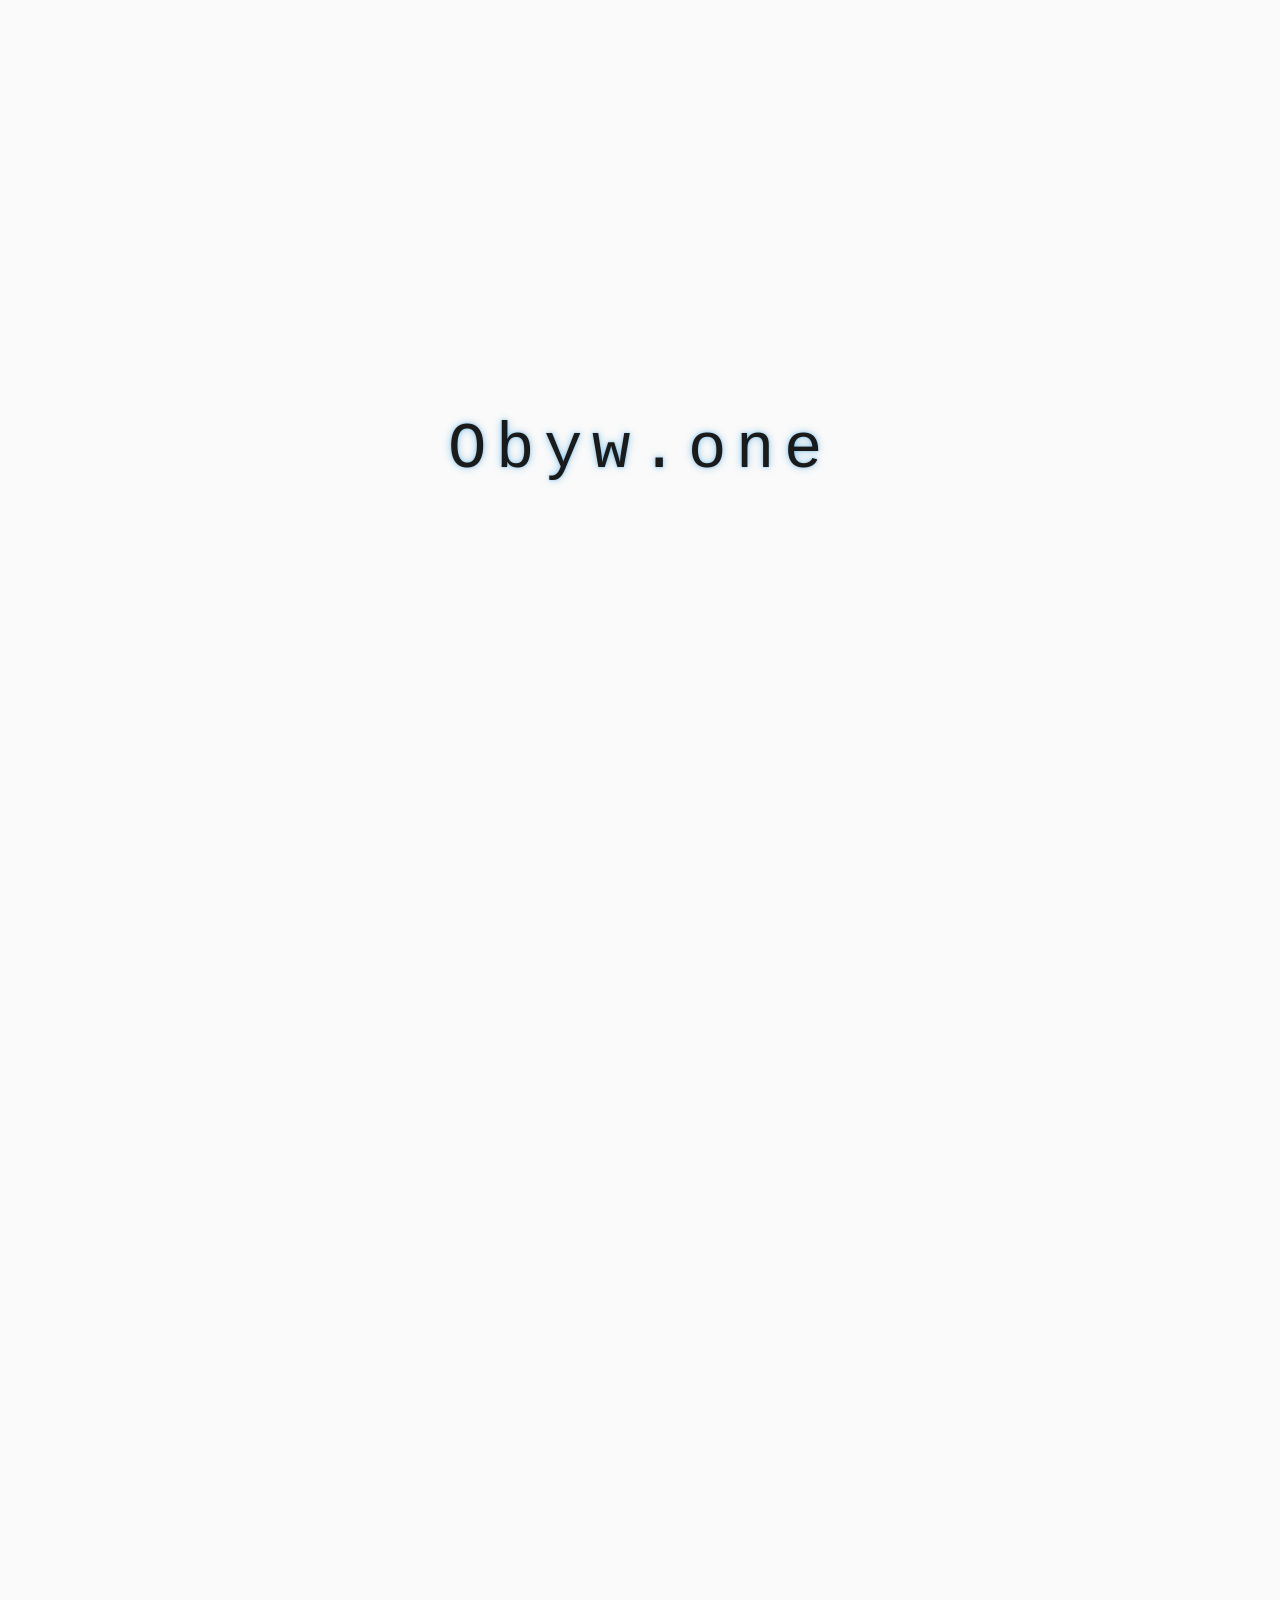
<file: landings/obyw.one/index.html>
<!DOCTYPE html>
<html lang="en">
<head>
  <meta charset="UTF-8">
  <meta name="viewport" content="width=device-width, initial-scale=1.0">
  <title>Obyw.one — Design | Digital Agency</title>
  <meta name="description" content="We design and build digital products. Product Design, iOS Development, Technical Consulting, AI-Assisted Workflows.">
  <link rel="stylesheet" href="css/style.css">
  <!-- Umami Analytics — privacy-first, no cookies, GDPR compliant -->
  <script defer src="https://umami.obyw.one/script.js"
          data-website-id="9d76aaa3-a65a-48a3-8ffd-d5f74cd0dbd5"
          data-domains="obyw.one"
          data-tag="landing"></script>
</head>
<body>

  <!-- Splash Screen -->
  <div id="splash" class="splash">
    <span class="splash-logo">Obyw.one</span>
  </div>

  <!-- Header -->
  <header id="header" class="header">
    <a href="#" class="header-logo">Obyw.one</a>
  </header>

  <!-- Main Content -->
  <main id="main" class="main">

    <!-- Hero -->
    <section class="hero">
      <h1>We design and build<br>digital products.</h1>
      <p class="hero-sub">Design | Digital Agency</p>
    </section>

    <!-- Services -->
    <section id="services" class="services">
      <div class="services-grid">
        <div class="service-card">
          <div class="service-icon">&#9670;</div>
          <h3>Product Design</h3>
          <p>UX/UI from research to pixel-perfect interfaces.</p>
        </div>
        <div class="service-card">
          <div class="service-icon">&#9698;</div>
          <h3>iOS &amp; Mobile</h3>
          <p>Native Swift applications, built to last.</p>
        </div>
        <div class="service-card">
          <div class="service-icon">&#9633;</div>
          <h3>Architecture &amp; Consulting</h3>
          <p>System design, code review, technical strategy.</p>
        </div>
        <div class="service-card">
          <div class="service-icon">&#10697;</div>
          <h3>AI-Assisted Workflows</h3>
          <p>Agent orchestration and intelligent automation.</p>
        </div>
      </div>
    </section>

    <!-- Projects -->
    <section id="projects" class="projects">
      <div class="projects-layout">
        <nav class="projects-nav">
          <button class="project-tab active" data-project="maya">Maya</button>
          <button class="project-tab" data-project="shiki">Shiki</button>
          <button class="project-tab" data-project="wabisabi">WabiSabi</button>
          <button class="project-tab" data-project="brainy">Brainy</button>
        </nav>
        <div class="projects-detail">
          <article class="project-card visible" data-project="maya">
            <h3>Maya</h3>
            <p>Fitness companion for iOS. Personalized workout tracking, activity circles, and real-time community features powered by Kuzzle.</p>
            <div class="tech-badges">
              <span class="badge">SwiftUI</span>
              <span class="badge">MVVM+Coordinator</span>
              <span class="badge">Kuzzle</span>
              <span class="badge">SPM</span>
            </div>
            <span class="status-badge dev">In Development</span>
            <a href="https://maya.fit" class="appstore-btn" aria-label="Visit maya.fit">maya.fit &rarr;</a>
          </article>
          <article class="project-card" data-project="shiki">
            <h3>Shiki</h3>
            <p>Developer OS workspace. Agent orchestration, memory system, pipeline automation for AI-assisted development.</p>
            <div class="tech-badges">
              <span class="badge">Agent SDK</span>
              <span class="badge">Docker</span>
              <span class="badge">Automation</span>
            </div>
            <span class="status-badge beta">Beta</span>
            <a href="#" class="appstore-btn" aria-label="GitHub (coming soon)">GitHub &rarr;</a>
          </article>
          <article class="project-card" data-project="wabisabi">
            <h3>WabiSabi</h3>
            <p>Mindful habit tracker for iOS. Seasonal Japanese aesthetic meets intentional living.</p>
            <div class="tech-badges">
              <span class="badge">SwiftUI</span>
              <span class="badge">MVVM+Coordinator</span>
              <span class="badge">SPM</span>
            </div>
            <span class="status-badge dev">In Development</span>
            <a href="#" class="appstore-btn" aria-label="App Store (coming soon)">App Store &rarr;</a>
          </article>
          <article class="project-card" data-project="brainy">
            <h3>Brainy</h3>
            <p>AI-powered RSS reader. Intelligent article summarization with a CLI-core architecture.</p>
            <div class="tech-badges">
              <span class="badge">CLI-core</span>
              <span class="badge">AI/ML</span>
              <span class="badge">RSS</span>
            </div>
            <span class="status-badge dev">In Development</span>
            <a href="#" class="appstore-btn" aria-label="App Store (coming soon)">App Store &rarr;</a>
          </article>
        </div>
      </div>
    </section>

  </main>

  <!-- Footer -->
  <footer class="footer">
    <button id="btn-projects" class="footer-btn">Projects</button>
    <a href="mailto:hello@obyw.one" class="footer-btn">Contact</a>
    <a href="https://medium.com" target="_blank" rel="noopener" class="footer-btn">Publications</a>
    <button id="btn-theme" class="theme-toggle" aria-label="Toggle theme"></button>
  </footer>

  <script src="js/main.js"></script>
</body>
</html>
</file>
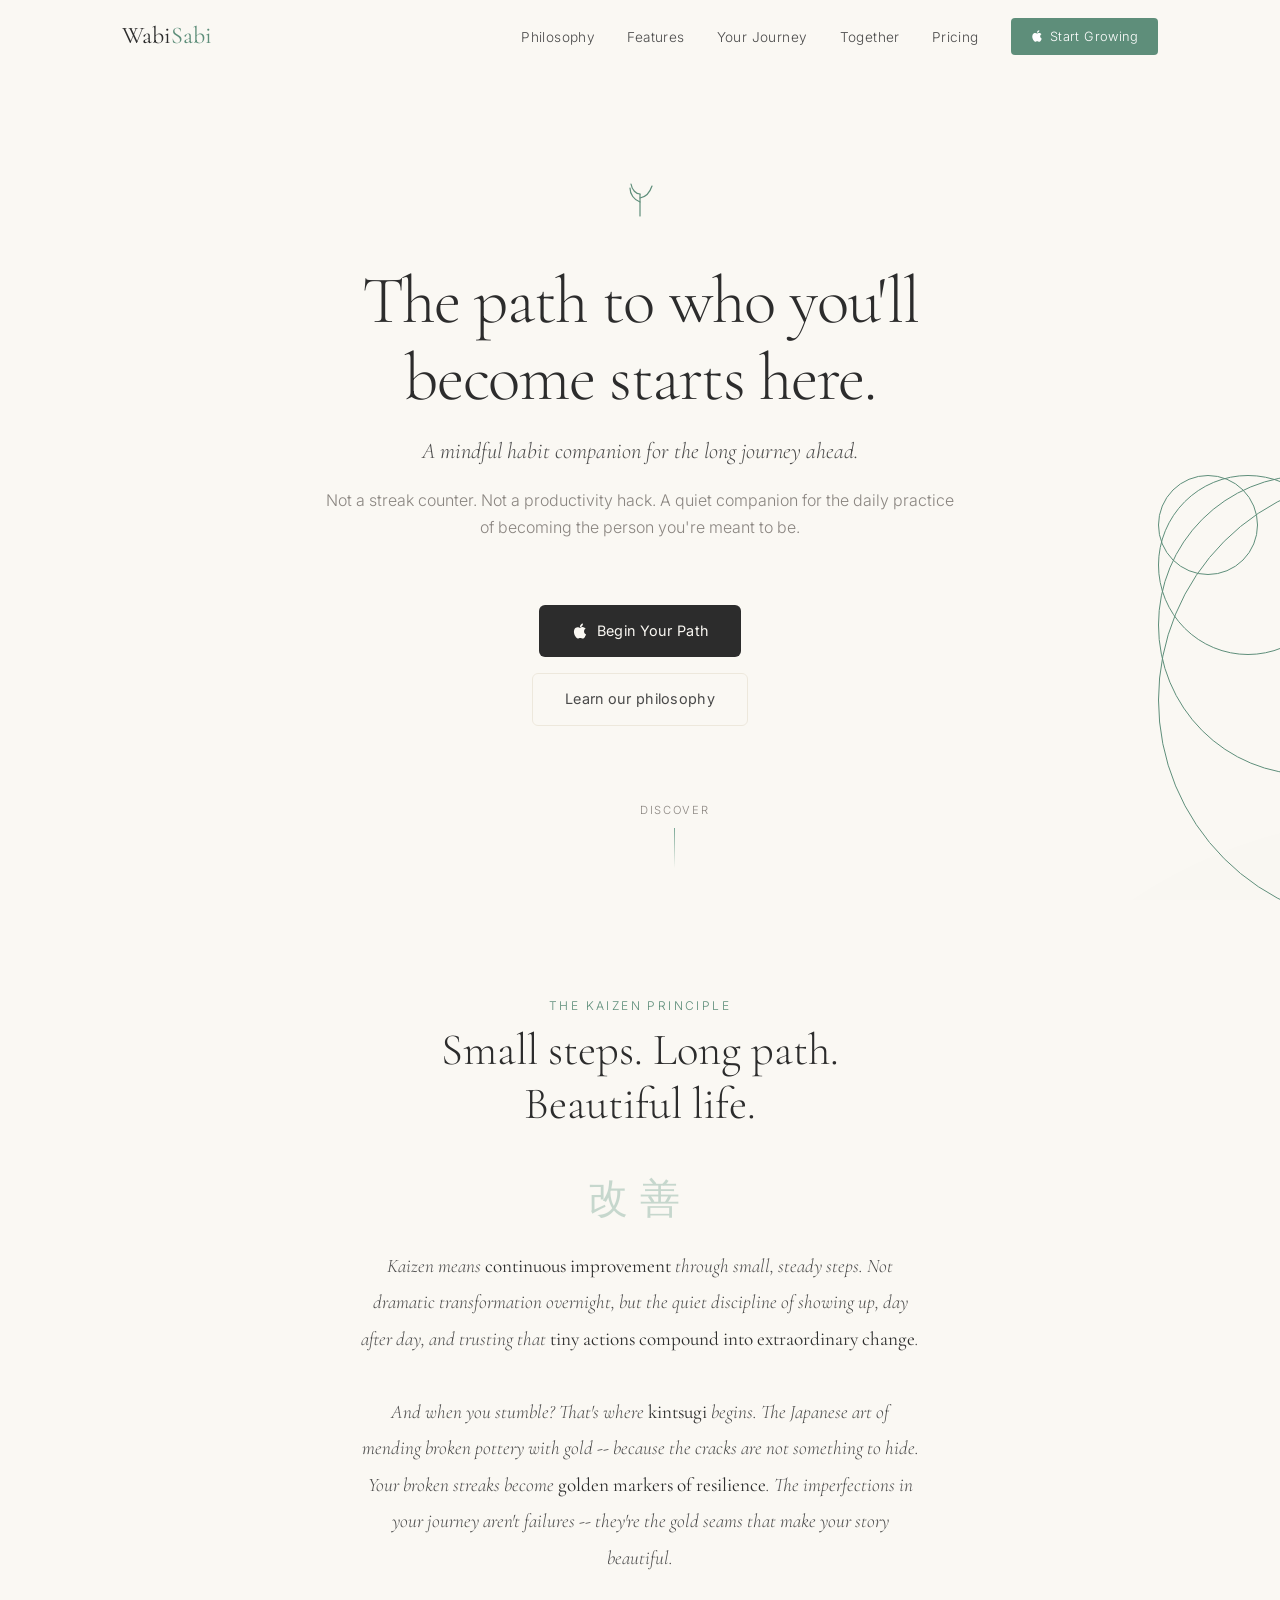
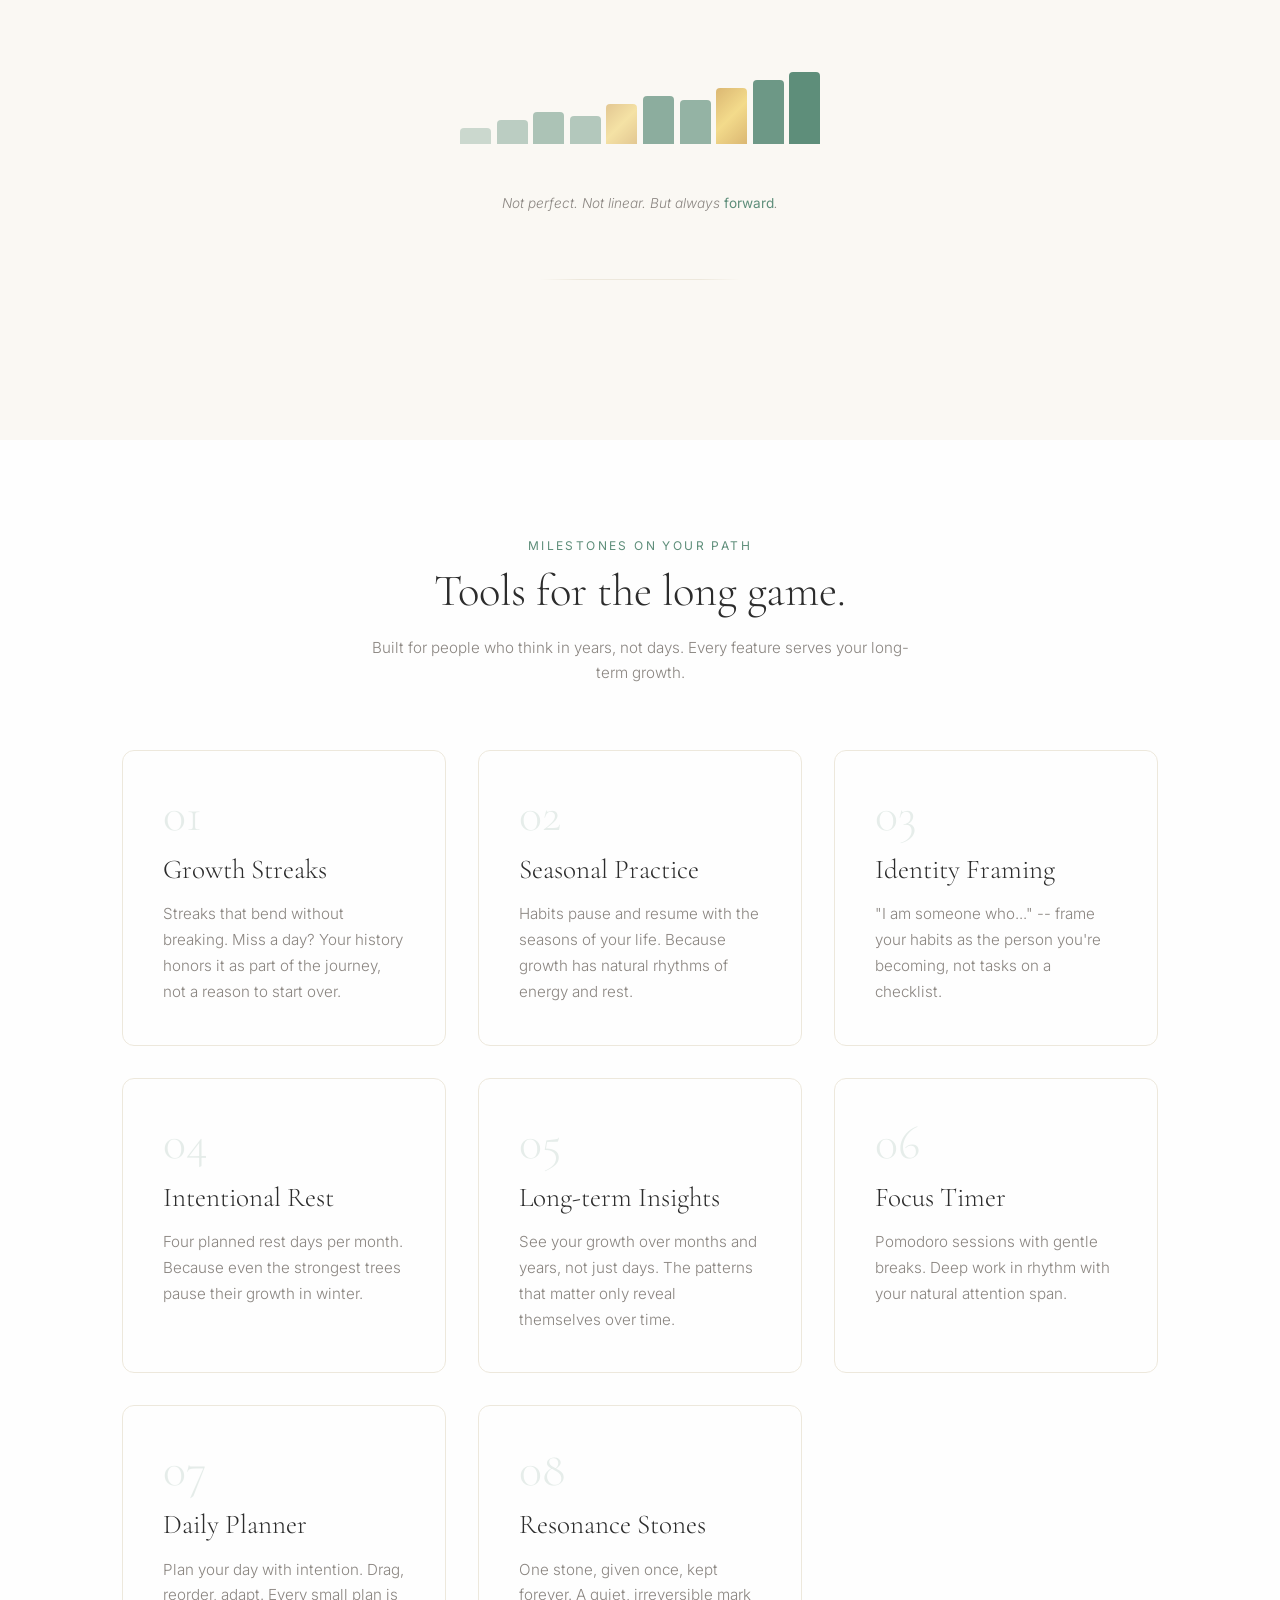
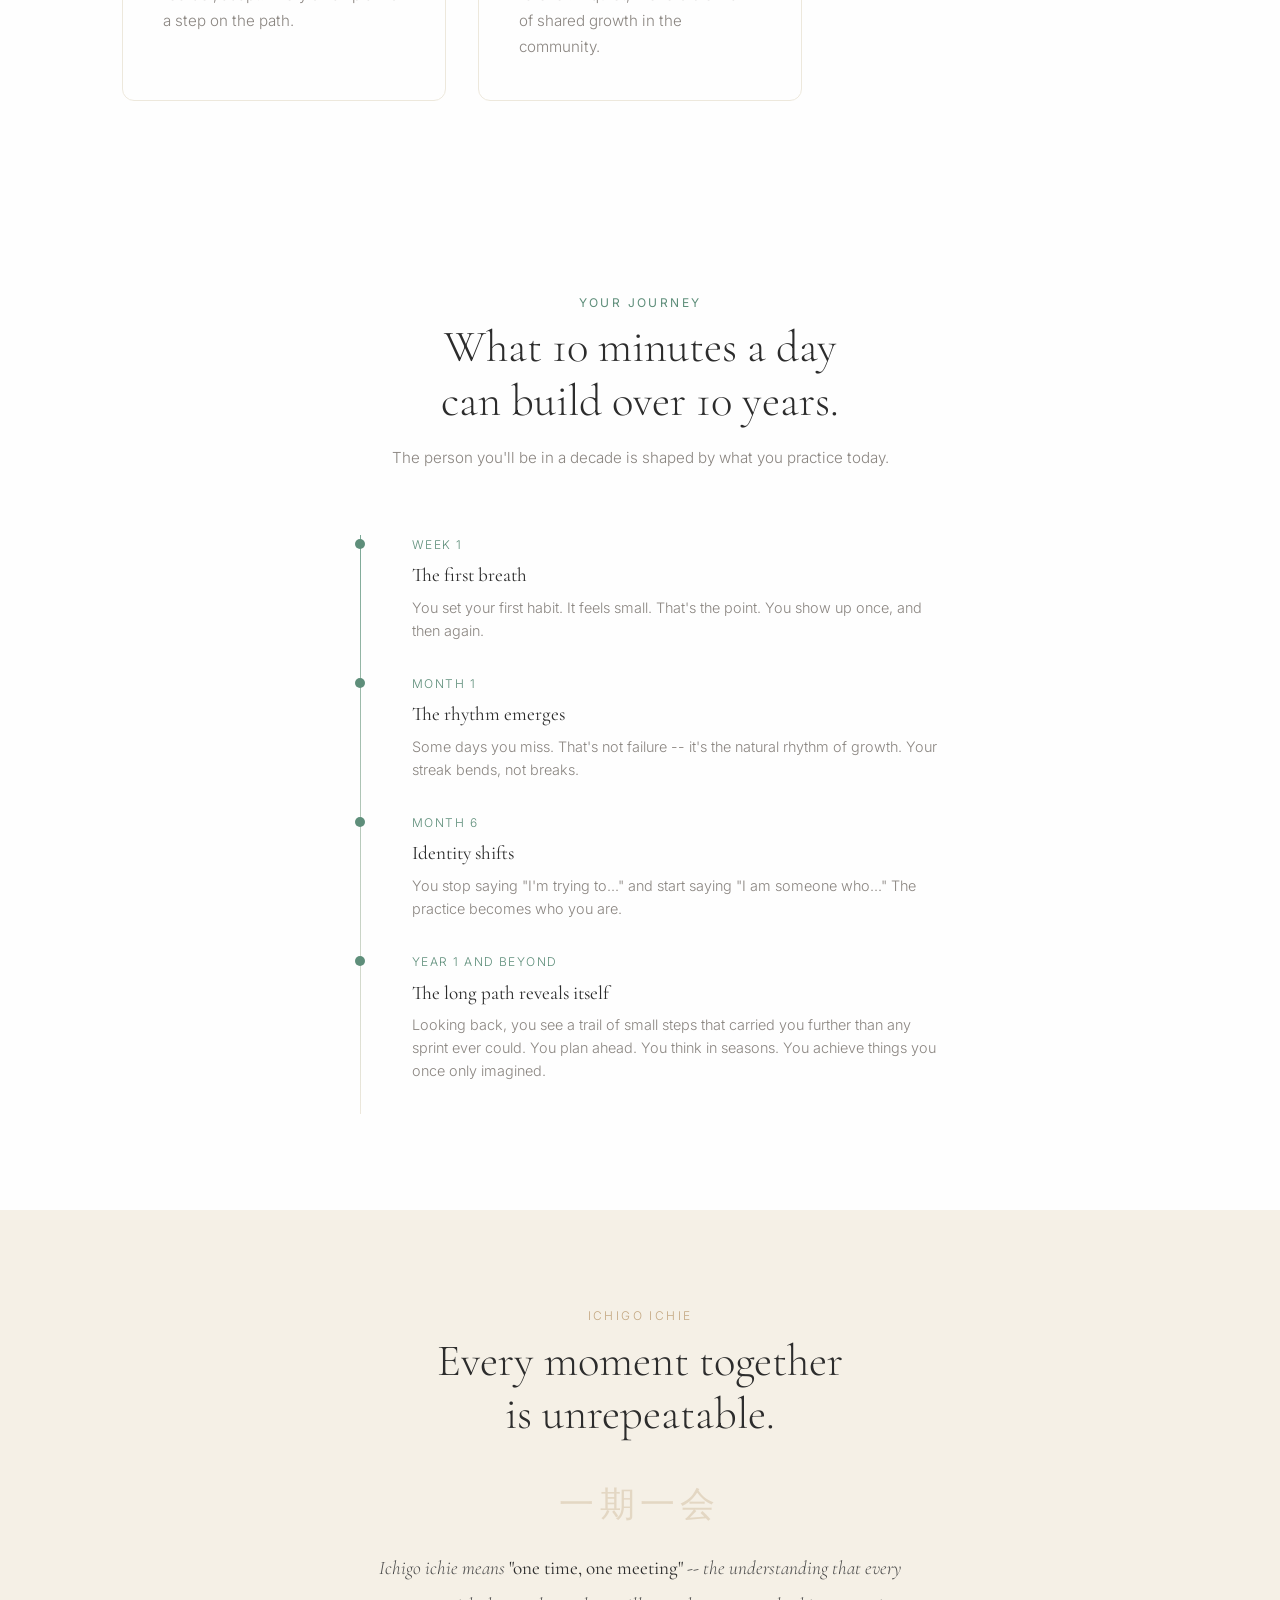
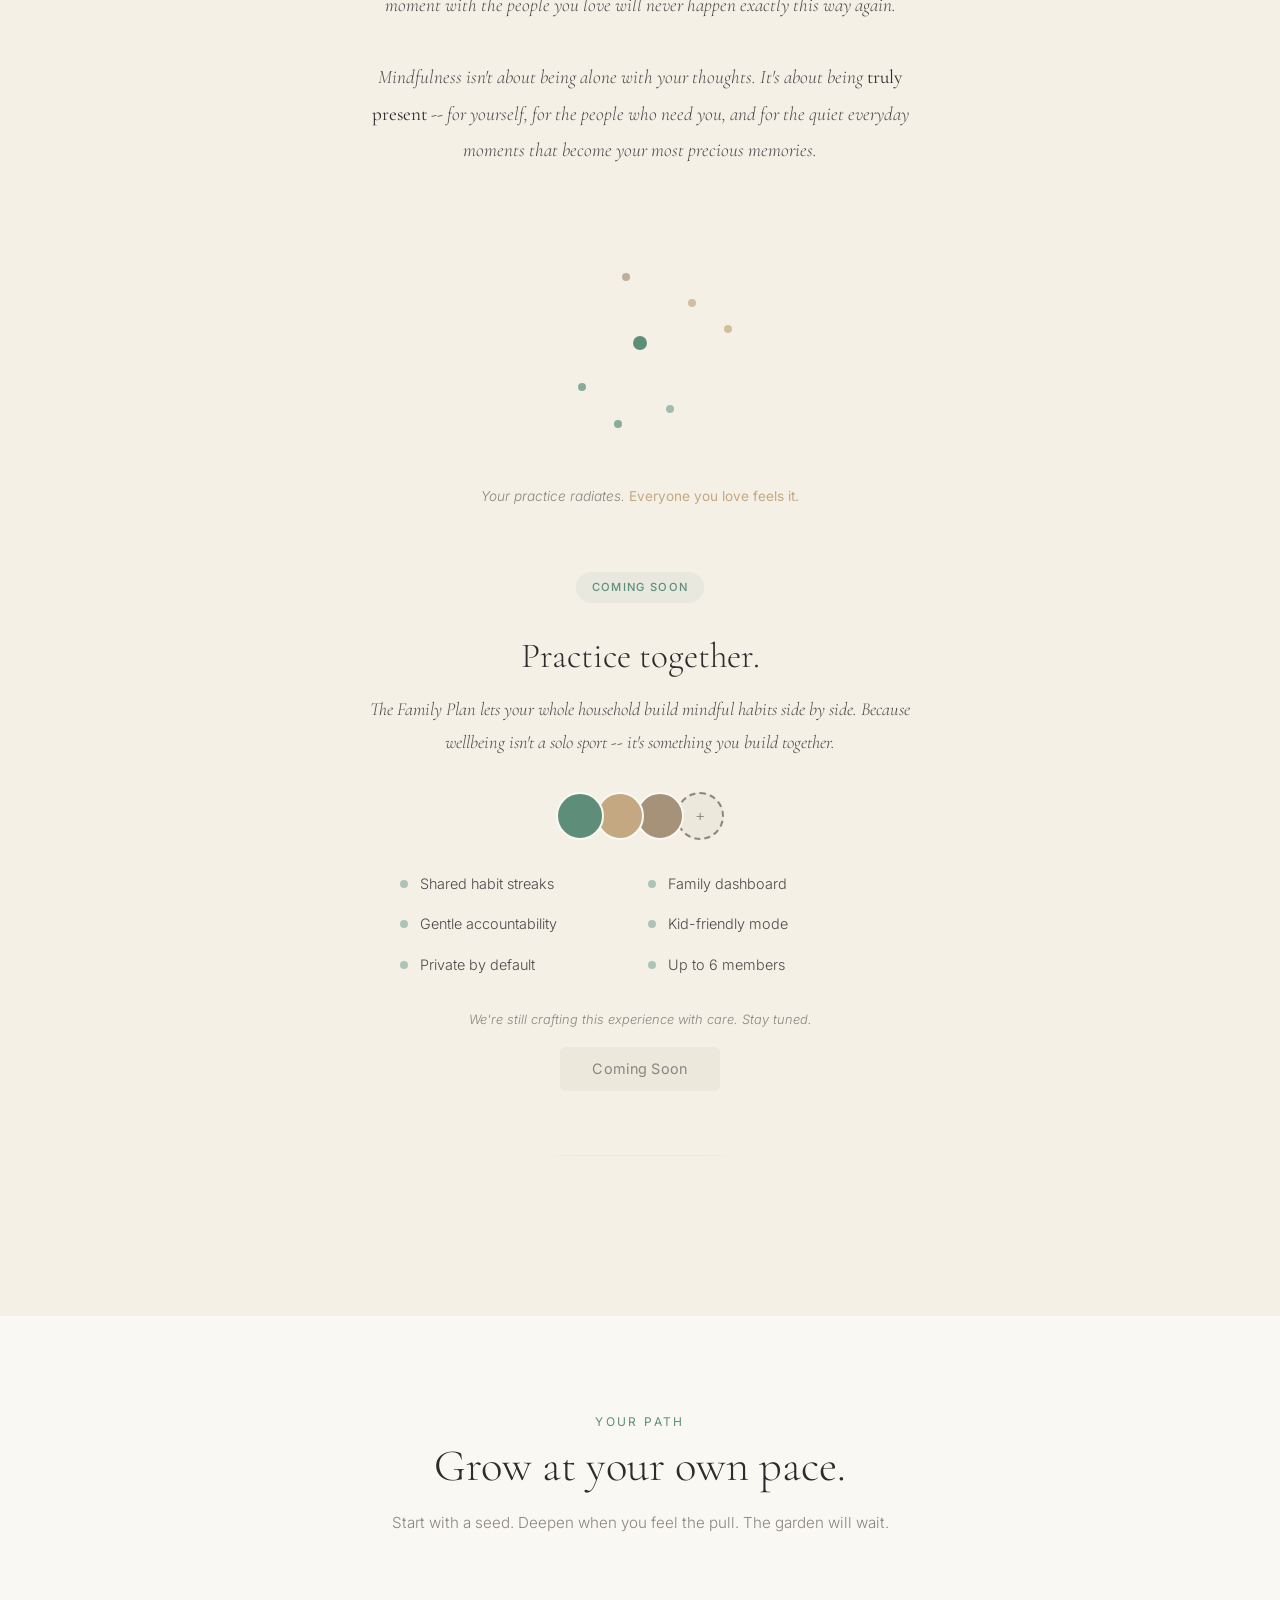
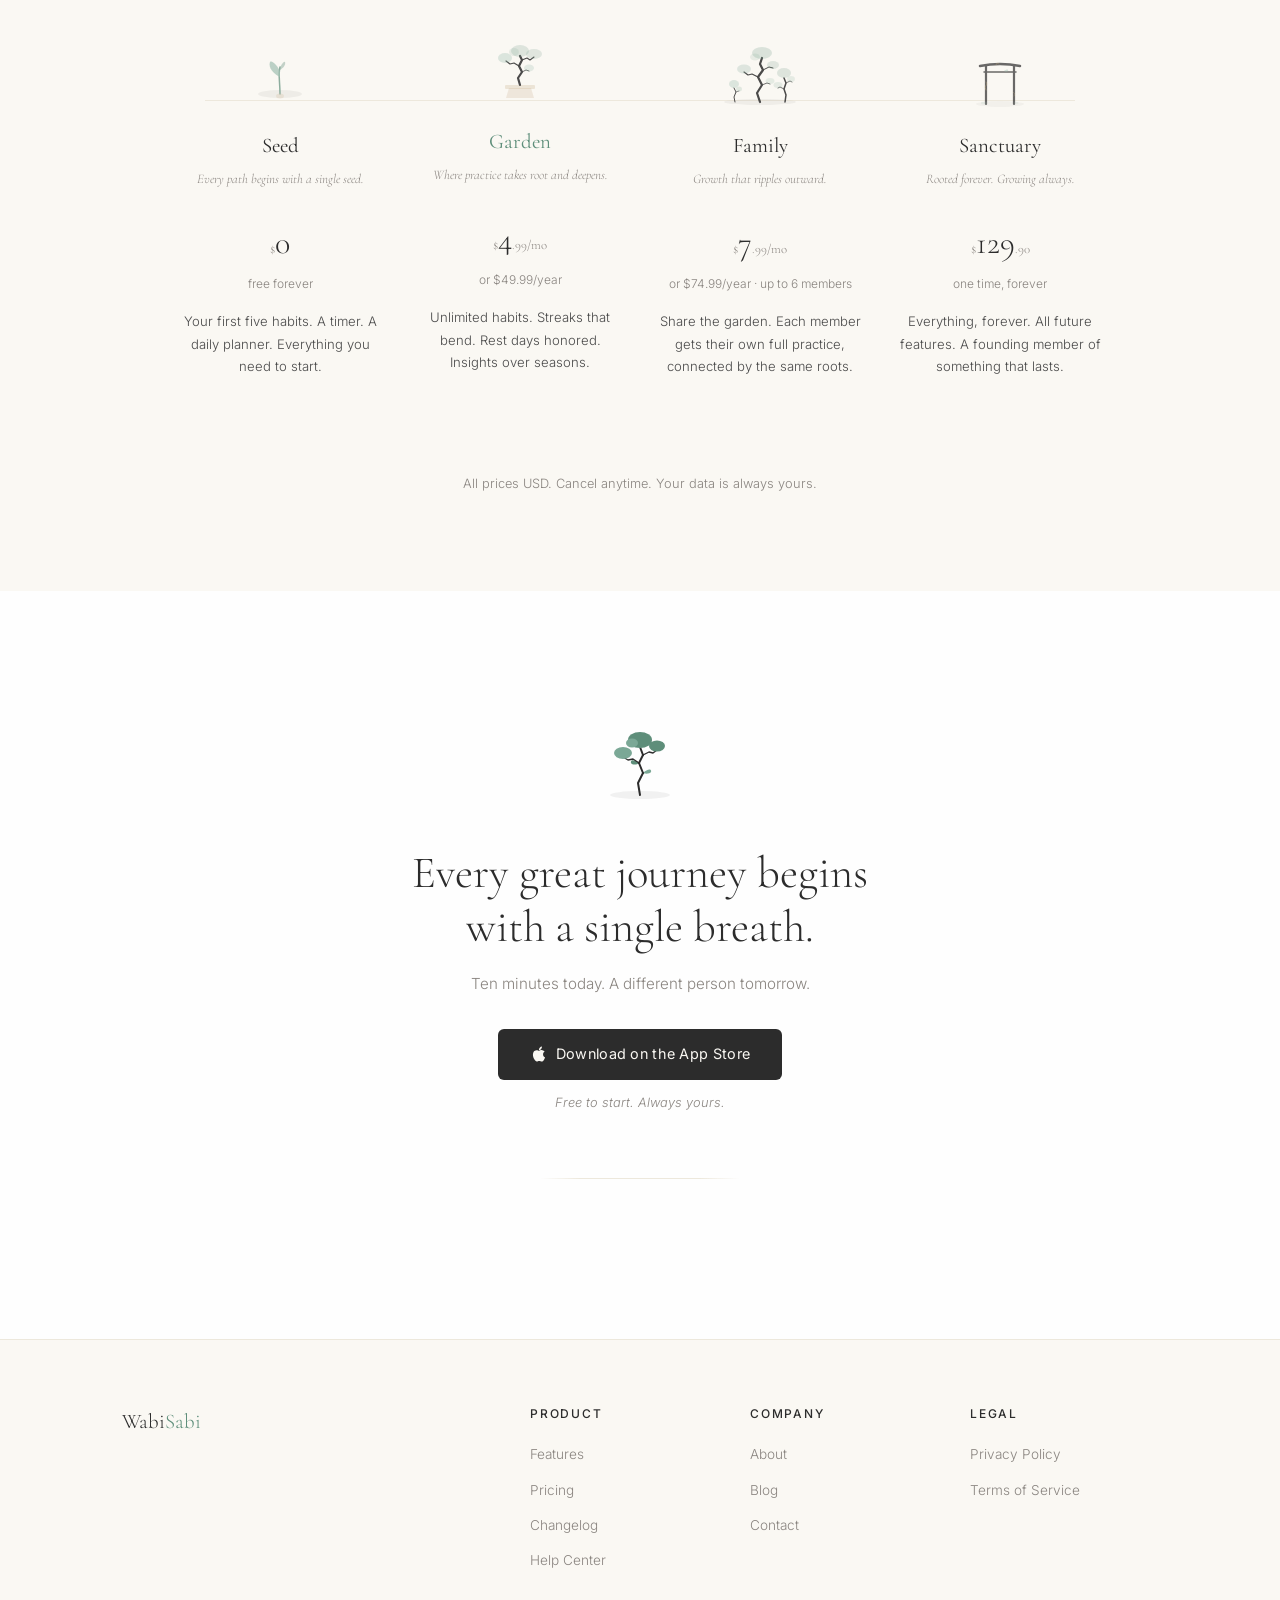
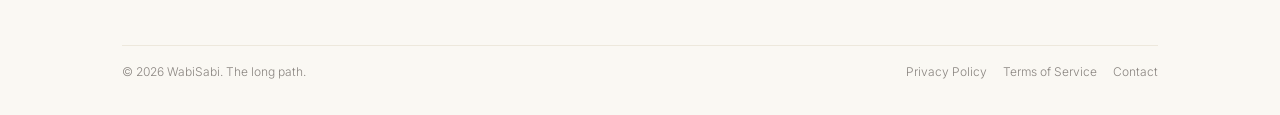
<file: landings/wabisabi.obyw.one/index.html>
<!DOCTYPE html>
<html lang="en">
<head>
    <meta charset="UTF-8">
    <meta name="viewport" content="width=device-width, initial-scale=1.0">
    <title>WabiSabi — Your Path to Balance</title>
    <meta name="description" content="Every great journey begins with a single breath. WabiSabi is your companion for personal growth, planning, and the quiet discipline of daily practice.">

    <!-- Open Graph -->
    <meta property="og:title" content="WabiSabi — The Long Path to Becoming">
    <meta property="og:description" content="What if 10 minutes a day could change who you become in 10 years? A mindful habit companion for your lifelong journey.">
    <meta property="og:type" content="website">
    <meta property="og:url" content="https://wabisabi.obyw.one">
    <meta property="og:image" content="https://wabisabi.obyw.one/og-image.jpg">
    <meta property="og:locale" content="en_US">
    <meta property="og:site_name" content="WabiSabi">

    <!-- Twitter Card -->
    <meta name="twitter:card" content="summary_large_image">
    <meta name="twitter:title" content="WabiSabi — The Long Path to Becoming">
    <meta name="twitter:description" content="What if 10 minutes a day could change who you become in 10 years?">
    <meta name="twitter:image" content="https://wabisabi.obyw.one/og-image.jpg">

    <!-- Canonical -->
    <link rel="canonical" href="https://wabisabi.obyw.one/">

    <!-- iOS Smart Banner -->
    <meta name="apple-itunes-app" content="app-id=6740043682">

    <!-- iOS Web App -->
    <meta name="apple-mobile-web-app-capable" content="yes">
    <meta name="apple-mobile-web-app-status-bar-style" content="black-translucent">
    <meta name="apple-mobile-web-app-title" content="WabiSabi">

    <!-- Apple Touch Icon (180x180) -->
    <link rel="apple-touch-icon" href="/apple-touch-icon.png">

    <!-- Theme Color (browser address bar) -->
    <meta name="theme-color" content="#5E8E7A" media="(prefers-color-scheme: light)">
    <meta name="theme-color" content="#1A1E1C" media="(prefers-color-scheme: dark)">

    <!-- JSON-LD Structured Data -->
    <script type="application/ld+json">
    {
      "@context": "https://schema.org",
      "@type": "SoftwareApplication",
      "name": "WabiSabi",
      "applicationCategory": "LifestyleApplication",
      "operatingSystem": "iOS",
      "description": "Every great journey begins with a single breath. WabiSabi is your companion for personal growth, planning, and the quiet discipline of daily practice.",
      "url": "https://wabisabi.obyw.one",
      "offers": {
        "@type": "Offer",
        "price": "0",
        "priceCurrency": "USD"
      },
      "aggregateRating": {
        "@type": "AggregateRating",
        "ratingValue": "5",
        "ratingCount": "1"
      }
    }
    </script>

    <!-- Google Fonts -->
    <link rel="preconnect" href="https://fonts.googleapis.com">
    <link rel="preconnect" href="https://fonts.gstatic.com" crossorigin>
    <link href="https://fonts.googleapis.com/css2?family=Cormorant+Garamond:ital,wght@0,300;0,400;0,500;1,300;1,400&family=Inter:wght@300;400;500&display=swap" rel="stylesheet">

    <!-- Favicon -->
    <link rel="icon" href="data:image/svg+xml,<svg xmlns='http://www.w3.org/2000/svg' viewBox='0 0 100 100'><text y='.9em' font-size='90'>%F0%9F%8C%B1</text></svg>">

    <style>
        /* ============================================
           RESET & VARIABLES
           ============================================ */
        *, *::before, *::after {
            margin: 0;
            padding: 0;
            box-sizing: border-box;
        }

        :root {
            --forest: #5E8E7A;
            --forest-dark: #4A7363;
            --forest-light: #7BA896;
            --forest-pale: rgba(94, 142, 122, 0.08);

            --cream: #FAF8F3;
            --cream-warm: #F5F0E6;
            --parchment: #EDE8DC;

            --charcoal: #2C2C2C;
            --charcoal-light: #4A4A4A;
            --stone: #8A8580;
            --clay: #C4A882;
            --earth: #A69279;

            --ink: #1A1A1A;
            --white: #FEFEFE;

            --font-serif: 'Cormorant Garamond', 'Georgia', serif;
            --font-sans: 'Inter', -apple-system, BlinkMacSystemFont, sans-serif;

            --space-xs: 0.5rem;
            --space-sm: 1rem;
            --space-md: 2rem;
            --space-lg: 4rem;
            --space-xl: 6rem;
            --space-2xl: 8rem;

            --ease: cubic-bezier(0.25, 0.1, 0.25, 1);
            --dur-slow: 0.8s;
            --dur-med: 0.5s;
            --dur-fast: 0.3s;
        }

        /* Dark Mode */
        @media (prefers-color-scheme: dark) {
            :root {
                --cream: #1A1E1C;
                --cream-warm: #1F2421;
                --parchment: #252A27;
                --charcoal: #E8E4DD;
                --charcoal-light: #C8C3BA;
                --stone: #8A8A86;
                --ink: #F0ECE4;
                --white: #212624;
                --clay: #C4A882;
                --earth: #A69279;
            }
        }

        html {
            scroll-behavior: smooth;
            font-size: 16px;
            -webkit-font-smoothing: antialiased;
        }

        body {
            font-family: var(--font-sans);
            font-weight: 300;
            color: var(--charcoal);
            background-color: var(--cream);
            line-height: 1.7;
            overflow-x: hidden;
        }

        .container {
            max-width: 1100px;
            margin: 0 auto;
            padding: 0 var(--space-md);
        }

        .sr-only {
            position: absolute;
            width: 1px;
            height: 1px;
            padding: 0;
            margin: -1px;
            overflow: hidden;
            clip: rect(0,0,0,0);
            white-space: nowrap;
            border-width: 0;
        }

        /* ============================================
           ANIMATIONS
           ============================================ */
        .reveal {
            opacity: 0;
            transform: translateY(24px);
            transition: opacity var(--dur-slow) var(--ease), transform var(--dur-slow) var(--ease);
        }
        .reveal.visible { opacity: 1; transform: translateY(0); }
        .reveal-d1 { transition-delay: 0.1s; }
        .reveal-d2 { transition-delay: 0.2s; }
        .reveal-d3 { transition-delay: 0.3s; }
        .reveal-d4 { transition-delay: 0.4s; }

        @keyframes gentle-rise {
            from { opacity: 0; transform: translateY(20px); }
            to { opacity: 1; transform: translateY(0); }
        }

        /* Path dots animation */
        @keyframes walk-dot {
            0% { opacity: 0; }
            10% { opacity: 1; }
            50% { opacity: 0.6; }
            100% { opacity: 0; transform: translateY(-8px); }
        }

        /* Sunrise glow */
        @keyframes sunrise-glow {
            0% { opacity: 0; transform: translateY(10px) scale(0.9); }
            100% { opacity: 0.12; transform: translateY(0) scale(1); }
        }

        /* Water ripple animation (from v2b-nature, slower & gentler) */
        @keyframes ripple {
            0% { transform: translate(-50%, -50%) scale(0.3); opacity: 0.35; }
            100% { transform: translate(-50%, -50%) scale(1); opacity: 0; }
        }
        .hero__water {
            position: absolute;
            top: 50%;
            right: -10%;
            transform: translateY(-45%);
            width: 500px;
            height: 500px;
            pointer-events: none;
            z-index: 0;
        }
        .hero__ripple {
            position: absolute;
            top: 50%;
            left: 50%;
            border-radius: 50%;
            border: 1px solid var(--forest);
        }
        .hero__ripple:nth-child(1) {
            width: 100px; height: 100px;
            animation: ripple 10s var(--ease) 0.5s infinite;
        }
        .hero__ripple:nth-child(2) {
            width: 180px; height: 180px;
            animation: ripple 10s var(--ease) 2s infinite;
        }
        .hero__ripple:nth-child(3) {
            width: 300px; height: 300px;
            animation: ripple 10s var(--ease) 3.5s infinite;
        }
        .hero__ripple:nth-child(4) {
            width: 450px; height: 450px;
            animation: ripple 10s var(--ease) 5s infinite;
        }

        @media (max-width: 767px) {
            .hero__water {
                top: 50%;
                right: -30%;
                transform: translateY(-45%);
                width: 300px;
                height: 300px;
            }
        }

        /* ============================================
           NAVIGATION
           ============================================ */
        .nav {
            position: fixed;
            top: 0;
            left: 0;
            right: 0;
            z-index: 100;
            padding: var(--space-sm) 0;
            transition: background var(--dur-med) var(--ease), box-shadow var(--dur-med) var(--ease), padding var(--dur-med) var(--ease);
        }

        .nav.scrolled {
            background: rgba(250, 248, 243, 0.92);
            backdrop-filter: blur(12px);
            -webkit-backdrop-filter: blur(12px);
            box-shadow: 0 1px 0 rgba(94, 142, 122, 0.12);
            padding: 0.6rem 0;
        }

        @media (prefers-color-scheme: dark) {
            .nav.scrolled {
                background: rgba(26, 30, 28, 0.92);
            }
        }

        .nav__inner {
            display: flex;
            align-items: center;
            justify-content: space-between;
        }

        .nav__logo {
            font-family: var(--font-serif);
            font-size: 1.5rem;
            font-weight: 400;
            color: var(--charcoal);
            text-decoration: none;
        }
        .nav__logo span { color: var(--forest); }

        .nav__links {
            display: none;
            list-style: none;
            gap: var(--space-md);
            align-items: center;
        }

        .nav__links a {
            font-size: 0.85rem;
            color: var(--charcoal-light);
            text-decoration: none;
            letter-spacing: 0.03em;
            transition: color var(--dur-fast) var(--ease);
            position: relative;
        }
        .nav__links a::after {
            content: '';
            position: absolute;
            bottom: -4px;
            left: 0;
            width: 0;
            height: 1px;
            background: var(--forest);
            transition: width var(--dur-fast) var(--ease);
        }
        .nav__links a:hover, .nav__links a:focus-visible { color: var(--forest); }
        .nav__links a:hover::after, .nav__links a:focus-visible::after { width: 100%; }

        .nav__cta {
            font-size: 0.8rem !important;
            padding: 0.5rem 1.2rem;
            background: var(--forest);
            color: var(--white) !important;
            border-radius: 4px;
            transition: background var(--dur-fast) var(--ease) !important;
            display: inline-flex !important;
            align-items: center;
            gap: 6px;
        }
        .nav__cta::after { display: none !important; }
        .nav__cta:hover { background: var(--forest-dark); color: var(--white) !important; }
        .nav__cta svg { width: 14px; height: 14px; fill: currentColor; }

        .nav__toggle {
            display: flex;
            flex-direction: column;
            gap: 5px;
            background: none;
            border: none;
            cursor: pointer;
            padding: 8px;
            z-index: 110;
        }
        .nav__toggle span {
            display: block;
            width: 22px;
            height: 1.5px;
            background: var(--charcoal);
            transition: transform var(--dur-fast) var(--ease), opacity var(--dur-fast) var(--ease);
        }
        .nav__toggle.active span:nth-child(1) { transform: rotate(45deg) translate(4px, 5px); }
        .nav__toggle.active span:nth-child(2) { opacity: 0; }
        .nav__toggle.active span:nth-child(3) { transform: rotate(-45deg) translate(4px, -5px); }

        .nav__mobile {
            display: none;
            position: fixed;
            inset: 0;
            background: var(--cream);
            z-index: 105;
            flex-direction: column;
            align-items: center;
            justify-content: center;
            gap: var(--space-md);
            opacity: 0;
            transition: opacity var(--dur-med) var(--ease);
        }
        .nav__mobile.open { display: flex; opacity: 1; }
        .nav__mobile a {
            font-family: var(--font-serif);
            font-size: 1.8rem;
            color: var(--charcoal);
            text-decoration: none;
            transition: color var(--dur-fast) var(--ease);
        }
        .nav__mobile a:hover { color: var(--forest); }

        .nav__mobile-close {
            position: absolute;
            top: 1.2rem;
            right: 2rem;
            background: none;
            border: none;
            cursor: pointer;
            padding: 8px;
            color: var(--charcoal);
        }
        .nav__mobile-close svg { width: 24px; height: 24px; stroke: currentColor; }
        .nav__mobile-close:hover { color: var(--forest); }

        @media (min-width: 768px) {
            .nav__links { display: flex; }
            .nav__toggle { display: none; }
        }

        /* ============================================
           BUTTONS
           ============================================ */
        .btn {
            display: inline-flex;
            align-items: center;
            gap: 8px;
            font-family: var(--font-sans);
            font-size: 0.9rem;
            font-weight: 400;
            text-decoration: none;
            padding: 0.85rem 2rem;
            border-radius: 6px;
            border: none;
            cursor: pointer;
            transition: all var(--dur-fast) var(--ease);
            letter-spacing: 0.02em;
        }
        .btn svg { width: 18px; height: 18px; fill: currentColor; }

        .btn--primary {
            background: var(--charcoal);
            color: var(--cream);
        }
        .btn--primary:hover {
            background: var(--ink);
            transform: translateY(-1px);
            box-shadow: 0 4px 20px rgba(44, 44, 44, 0.15);
        }

        .btn--secondary {
            background: transparent;
            color: var(--charcoal-light);
            border: 1px solid var(--parchment);
        }
        .btn--secondary:hover {
            border-color: var(--forest);
            color: var(--forest);
        }

        .btn--forest {
            background: var(--forest);
            color: var(--white);
        }
        .btn--forest:hover {
            background: var(--forest-dark);
            transform: translateY(-1px);
            box-shadow: 0 4px 20px rgba(94, 142, 122, 0.2);
        }

        /* ============================================
           SECTION COMMON
           ============================================ */
        .section { padding: var(--space-xl) 0; }
        .section--alt { background: var(--white); }

        .section__header {
            text-align: center;
            max-width: 560px;
            margin: 0 auto var(--space-lg);
        }
        .section__label {
            font-size: 0.75rem;
            font-weight: 400;
            letter-spacing: 0.2em;
            text-transform: uppercase;
            color: var(--forest);
            margin-bottom: var(--space-xs);
        }
        .section__title {
            font-family: var(--font-serif);
            font-size: clamp(1.8rem, 4vw, 2.8rem);
            font-weight: 300;
            color: var(--charcoal);
            line-height: 1.2;
            margin-bottom: var(--space-sm);
        }
        .section__subtitle {
            font-size: 0.95rem;
            color: var(--stone);
            line-height: 1.7;
        }

        /* Decorative line */
        .divider {
            height: 1px;
            background: linear-gradient(90deg, transparent 0%, var(--parchment) 20%, var(--parchment) 80%, transparent 100%);
            max-width: 200px;
            margin: var(--space-lg) auto;
        }

        /* ============================================
           HERO — "The Long Path"
           ============================================ */
        .hero {
            min-height: 100vh;
            display: flex;
            align-items: center;
            justify-content: center;
            text-align: center;
            position: relative;
            padding: var(--space-2xl) var(--space-md);
            overflow: hidden;
        }

        /* Sunrise glow at bottom (subtle) */
        .hero__sunrise {
            position: absolute;
            bottom: -40%;
            left: 50%;
            transform: translateX(-50%);
            width: 120%;
            height: 80%;
            background: radial-gradient(ellipse at center bottom, rgba(94, 142, 122, 0.12) 0%, transparent 60%);
            pointer-events: none;
            opacity: 0;
            animation: sunrise-glow 3s var(--ease) 0.8s forwards;
        }

        .hero__content {
            position: relative;
            z-index: 1;
            max-width: 640px;
        }

        /* Small sprout icon */
        .hero__icon {
            display: inline-block;
            margin-bottom: var(--space-md);
            opacity: 0;
            animation: gentle-rise 1s var(--ease) 0.3s forwards;
        }
        .hero__icon svg {
            width: 48px;
            height: 48px;
            stroke: var(--forest);
            fill: none;
            stroke-width: 1.2;
        }

        .hero__title {
            font-family: var(--font-serif);
            font-size: clamp(2.5rem, 7vw, 4.2rem);
            font-weight: 300;
            line-height: 1.15;
            color: var(--charcoal);
            margin-bottom: var(--space-sm);
            letter-spacing: -0.02em;
            opacity: 0;
            animation: gentle-rise 1s var(--ease) 0.5s forwards;
        }

        .hero__subhead {
            font-family: var(--font-serif);
            font-size: clamp(1.1rem, 2.5vw, 1.4rem);
            font-weight: 300;
            font-style: italic;
            color: var(--charcoal-light);
            margin-bottom: var(--space-sm);
            opacity: 0;
            animation: gentle-rise 1s var(--ease) 0.7s forwards;
        }

        .hero__body {
            font-size: 1rem;
            color: var(--stone);
            line-height: 1.7;
            margin-bottom: var(--space-lg);
            opacity: 0;
            animation: gentle-rise 1s var(--ease) 0.9s forwards;
        }

        .hero__actions {
            display: flex;
            flex-direction: column;
            align-items: center;
            gap: var(--space-sm);
            opacity: 0;
            animation: gentle-rise 1s var(--ease) 1.1s forwards;
        }

        .hero__scroll {
            position: absolute;
            bottom: var(--space-md);
            left: 50%;
            transform: translateX(-50%);
            display: flex;
            flex-direction: column;
            align-items: center;
            gap: 8px;
            color: var(--stone);
            font-size: 0.7rem;
            letter-spacing: 0.15em;
            text-transform: uppercase;
            text-decoration: none;
            opacity: 0;
            animation: gentle-rise 1s var(--ease) 1.4s forwards;
        }
        .hero__scroll:hover { color: var(--forest); }
        .hero__scroll-line {
            width: 1px;
            height: 40px;
            background: linear-gradient(to bottom, var(--forest-light), transparent);
            animation: scroll-pulse 2s var(--ease) infinite;
        }
        @keyframes scroll-pulse {
            0%, 100% { opacity: 0.4; transform: scaleY(0.6); transform-origin: top; }
            50% { opacity: 1; transform: scaleY(1); }
        }

        /* ============================================
           PHILOSOPHY — KAIZEN (continuous improvement)
           ============================================ */
        .philosophy {
            padding: var(--space-xl) 0;
            text-align: center;
            position: relative;
        }

        .philosophy__inner {
            max-width: 680px;
            margin: 0 auto;
        }

        .philosophy__label {
            font-size: 0.75rem;
            letter-spacing: 0.2em;
            text-transform: uppercase;
            color: var(--forest);
            margin-bottom: var(--space-xs);
        }

        .philosophy__title {
            font-family: var(--font-serif);
            font-size: clamp(1.8rem, 4vw, 2.8rem);
            font-weight: 300;
            color: var(--charcoal);
            line-height: 1.2;
            margin-bottom: var(--space-md);
        }

        .philosophy__kanji {
            font-size: 2.5rem;
            color: var(--forest-light);
            opacity: 0.4;
            margin-bottom: var(--space-sm);
            letter-spacing: 0.3em;
        }

        .philosophy__narrative {
            font-family: var(--font-serif);
            font-size: clamp(1.05rem, 2.2vw, 1.2rem);
            font-weight: 300;
            font-style: italic;
            line-height: 1.9;
            color: var(--charcoal-light);
            max-width: 560px;
            margin: 0 auto var(--space-lg);
        }
        .philosophy__narrative strong {
            font-weight: 400;
            font-style: normal;
            color: var(--charcoal);
        }

        /* Steps visualization */
        .steps {
            display: flex;
            align-items: flex-end;
            justify-content: center;
            gap: 6px;
            padding: var(--space-md) 0;
            max-width: 360px;
            margin: 0 auto;
        }

        .step {
            flex: 1;
            max-width: 36px;
            border-radius: 4px 4px 0 0;
            background: var(--forest);
            opacity: 0;
            transform-origin: bottom;
            animation: step-grow 0.6s var(--ease) forwards;
        }
        .step:nth-child(1) { height: 16px; animation-delay: 0.2s; opacity: 0.3; }
        .step:nth-child(2) { height: 24px; animation-delay: 0.35s; opacity: 0.4; }
        .step:nth-child(3) { height: 32px; animation-delay: 0.5s; opacity: 0.5; }
        .step:nth-child(4) { height: 28px; animation-delay: 0.65s; opacity: 0.45; }
        .step:nth-child(5) { height: 40px; animation-delay: 0.8s; opacity: 0.6; }
        .step:nth-child(6) { height: 48px; animation-delay: 0.95s; opacity: 0.7; }
        .step:nth-child(7) { height: 44px; animation-delay: 1.1s; opacity: 0.65; }
        .step:nth-child(8) { height: 56px; animation-delay: 1.25s; opacity: 0.8; }
        .step:nth-child(9) { height: 64px; animation-delay: 1.4s; opacity: 0.9; }
        .step:nth-child(10) { height: 72px; animation-delay: 1.55s; opacity: 1; }

        /* Kintsugi gold bars (5th and 8th) */
        .step--gold {
            background: linear-gradient(135deg, #D4A853, #F2D472, #D4A853) !important;
            position: relative;
            overflow: hidden;
        }
        .step--gold::after {
            content: '';
            position: absolute;
            top: 0;
            left: -100%;
            width: 100%;
            height: 100%;
            background: linear-gradient(
                120deg,
                transparent 0%,
                transparent 30%,
                rgba(255, 255, 255, 0.4) 50%,
                transparent 70%,
                transparent 100%
            );
            animation: gold-shimmer 3.5s var(--ease) infinite;
        }
        @keyframes gold-shimmer {
            0% { left: -100%; }
            100% { left: 200%; }
        }

        @keyframes step-grow {
            from { transform: scaleY(0); opacity: 0; }
            to { transform: scaleY(1); }
        }

        .philosophy__caption {
            font-size: 0.85rem;
            color: var(--stone);
            margin-top: var(--space-sm);
            font-style: italic;
        }
        .philosophy__caption em {
            color: var(--forest);
            font-style: normal;
            font-weight: 400;
        }

        /* ============================================
           FEATURES — "Milestones on Your Path"
           ============================================ */
        .features__grid {
            display: grid;
            grid-template-columns: 1fr;
            gap: var(--space-md);
        }

        .feature-card {
            padding: clamp(1.5rem, 4vw, 2.5rem);
            border-radius: 12px;
            background: var(--white);
            border: 1px solid var(--parchment);
            transition: border-color var(--dur-fast) var(--ease), box-shadow var(--dur-fast) var(--ease), transform var(--dur-fast) var(--ease);
            position: relative;
        }
        .feature-card:hover {
            border-color: var(--forest-light);
            box-shadow: 0 8px 30px rgba(94, 142, 122, 0.06);
            transform: translateY(-2px);
        }

        .feature-card__number {
            font-family: var(--font-serif);
            font-size: 3rem;
            font-weight: 300;
            color: var(--forest);
            opacity: 0.15;
            line-height: 1;
            margin-bottom: var(--space-xs);
        }

        .feature-card__title {
            font-family: var(--font-serif);
            font-size: clamp(1.3rem, 3vw, 1.7rem);
            font-weight: 300;
            color: var(--charcoal);
            margin-bottom: 0.5rem;
        }

        .feature-card__desc {
            font-size: 0.95rem;
            color: var(--stone);
            line-height: 1.7;
            max-width: 480px;
        }

        @media (min-width: 640px) {
            .features__grid { grid-template-columns: 1fr 1fr; }
        }
        @media (min-width: 900px) {
            .features__grid { grid-template-columns: repeat(3, 1fr); }
        }

        /* ============================================
           PRICING — Garden Path
           ============================================ */
        .garden-path {
            display: flex;
            align-items: flex-start;
            justify-content: center;
            gap: 0;
            max-width: 1120px;
            margin: 0 auto;
            position: relative;
        }
        .garden-path__line {
            position: absolute;
            top: 100px;
            left: 8%;
            right: 8%;
            height: 1px;
            background: var(--parchment);
            z-index: 0;
        }
        .garden-path__stop {
            flex: 1;
            max-width: 240px;
            text-align: center;
            position: relative;
            z-index: 1;
            padding: var(--space-md) var(--space-sm);
        }
        .garden-path__illus {
            display: block;
            width: 80px;
            height: 80px;
            margin: 0 auto var(--space-sm);
            opacity: 0.7;
        }
        .garden-path__stop--featured { padding-top: calc(var(--space-md) - 4px); }
        .garden-path__stop--featured .garden-path__illus { opacity: 0.85; }
        .garden-path__stop--family .garden-path__illus { opacity: 0.85; }
        .garden-path__name {
            font-family: var(--font-serif);
            font-size: 1.3rem;
            font-weight: 400;
            color: var(--charcoal);
            margin-bottom: 0.3rem;
        }
        .garden-path__stop--featured .garden-path__name { color: var(--forest); }
        .garden-path__philosophy {
            font-family: var(--font-serif);
            font-size: 0.82rem;
            font-style: italic;
            color: var(--stone);
            margin-bottom: var(--space-sm);
            min-height: 2.4em;
        }
        .garden-path__price {
            font-family: var(--font-serif);
            font-size: 2rem;
            font-weight: 300;
            color: var(--charcoal);
            margin-bottom: 0.25rem;
        }
        .garden-path__price span { font-size: 0.8rem; color: var(--stone); }
        .garden-path__period {
            font-size: 0.75rem;
            color: var(--stone);
            margin-bottom: var(--space-sm);
        }
        .garden-path__desc {
            font-size: 0.82rem;
            color: var(--charcoal-light);
            line-height: 1.7;
            margin-bottom: var(--space-md);
            min-height: 4.5em;
        }
        @media (max-width: 899px) {
            .garden-path { flex-wrap: wrap; justify-content: center; gap: var(--space-sm); }
            .garden-path__line { display: none; }
            .garden-path__stop { max-width: 300px; }
        }
        @media (max-width: 599px) {
            .garden-path { flex-direction: column; align-items: center; }
        }

        .garden-path__stop--ancient .garden-path__name { color: var(--charcoal); }

        .pricing__footer {
            text-align: center;
            margin-top: var(--space-md);
            font-size: 0.8rem;
            color: var(--stone);
        }

        /* ============================================
           TIMELINE SECTION (unique to this version)
           ============================================ */
        .timeline {
            padding: var(--space-xl) 0;
            background: var(--white);
        }
        .timeline__inner {
            max-width: 600px;
            margin: 0 auto;
            position: relative;
        }
        .timeline__line {
            position: absolute;
            left: 20px;
            top: 0;
            bottom: 0;
            width: 1px;
            background: linear-gradient(to bottom, var(--forest-light), var(--parchment));
        }
        .timeline__item {
            display: flex;
            gap: var(--space-md);
            padding-bottom: var(--space-md);
            position: relative;
        }
        .timeline__dot {
            flex-shrink: 0;
            width: 40px;
            display: flex;
            justify-content: center;
            padding-top: 4px;
        }
        .timeline__dot::before {
            content: '';
            width: 10px;
            height: 10px;
            border-radius: 50%;
            background: var(--forest);
            display: block;
        }
        .timeline__content {}
        .timeline__time {
            font-size: 0.75rem;
            letter-spacing: 0.12em;
            text-transform: uppercase;
            color: var(--forest);
            margin-bottom: 0.25rem;
        }
        .timeline__title {
            font-family: var(--font-serif);
            font-size: 1.2rem;
            font-weight: 400;
            color: var(--charcoal);
            margin-bottom: 0.25rem;
        }
        .timeline__desc {
            font-size: 0.9rem;
            color: var(--stone);
            line-height: 1.6;
        }

        /* ============================================
           ICHIGO ICHIE / TOGETHER SECTION
           ============================================ */
        .ichigo {
            padding: var(--space-xl) 0;
            background: var(--cream-warm);
        }
        .ichigo__inner {
            max-width: 680px;
            margin: 0 auto;
            text-align: center;
        }
        .ichigo__label {
            font-size: 0.75rem;
            letter-spacing: 0.2em;
            text-transform: uppercase;
            color: var(--clay);
            margin-bottom: var(--space-xs);
        }
        .ichigo__title {
            font-family: var(--font-serif);
            font-size: clamp(1.8rem, 4vw, 2.8rem);
            font-weight: 300;
            color: var(--charcoal);
            line-height: 1.2;
            margin-bottom: var(--space-md);
        }
        .ichigo__kanji {
            font-size: 2.2rem;
            color: var(--clay);
            opacity: 0.35;
            margin-bottom: var(--space-sm);
            letter-spacing: 0.15em;
        }
        .ichigo__narrative {
            font-family: var(--font-serif);
            font-size: clamp(1.05rem, 2.2vw, 1.2rem);
            font-weight: 300;
            font-style: italic;
            line-height: 1.9;
            color: var(--charcoal-light);
            max-width: 560px;
            margin: 0 auto var(--space-lg);
        }
        .ichigo__narrative strong {
            font-weight: 400;
            font-style: normal;
            color: var(--charcoal);
        }

        /* Ripple propagation — JS orchestrates one wave at a time.
           Each wave: center pulses → one ring expands (linear) →
           dots bounce when ring physically reaches them →
           each dot emits secondary ripple. 2-4s random pause between waves.
           Rings cycle 1→2→3→1… so 3 waves = one full cycle.
        */
        .ichigo__viz {
            position: relative;
            width: 220px;
            height: 220px;
            margin: 0 auto var(--space-md);
        }
        /* Center "you" dot */
        .ichigo__viz-center {
            position: absolute;
            top: 50%; left: 50%;
            transform: translate(-50%, -50%);
            width: 14px; height: 14px;
            border-radius: 50%;
            background: var(--forest);
            z-index: 3;
        }
        @keyframes center-pulse {
            0%   { transform: translate(-50%,-50%) scale(1); opacity: 1; }
            40%  { transform: translate(-50%,-50%) scale(1.4); opacity: 0.8; }
            100% { transform: translate(-50%,-50%) scale(1); opacity: 1; }
        }
        .ichigo__viz-center.pulse {
            animation: center-pulse 0.6s ease forwards;
        }

        /* Ripple ring — linear so distance = time proportionally */
        .ichigo__viz-ring {
            position: absolute;
            top: 50%; left: 50%;
            width: 200px; height: 200px;
            border-radius: 50%;
            border: 1px solid var(--forest-light);
            opacity: 0;
            transform: translate(-50%,-50%) scale(0);
            will-change: opacity, transform;
        }
        @keyframes ring-expand {
            0%   { transform: translate(-50%,-50%) scale(0); opacity: 0.35; }
            60%  { opacity: 0.12; }
            100% { transform: translate(-50%,-50%) scale(1); opacity: 0; }
        }
        .ichigo__viz-ring.expanding {
            animation: ring-expand 2.5s linear forwards;
        }

        /* Person dots */
        .ichigo__viz-dot {
            position: absolute;
            width: 8px; height: 8px;
            border-radius: 50%;
            z-index: 2;
            opacity: 0.7;
        }
        .ichigo__viz-dot:nth-child(5)  { top: 30%; left: 72%; background: var(--clay); }
        .ichigo__viz-dot:nth-child(6)  { top: 68%; left: 22%; background: var(--forest); }
        .ichigo__viz-dot:nth-child(7)  { top: 18%; left: 42%; background: var(--earth); }
        .ichigo__viz-dot:nth-child(8)  { top: 78%; left: 62%; background: var(--forest-light); }
        .ichigo__viz-dot:nth-child(9)  { top: 42%; left: 88%; background: var(--clay); }
        .ichigo__viz-dot:nth-child(10) { top: 85%; left: 38%; background: var(--forest); }

        /* === Cascade bounce — 3 levels of diminishing intensity === */

        /* L1: center ring hits dot — full bounce */
        @keyframes dot-bounce-l1 {
            0%   { transform: scale(1); opacity: 0.7; }
            25%  { transform: scale(2.0); opacity: 1; }
            50%  { transform: scale(1.1); opacity: 0.85; }
            70%  { transform: scale(1.5); opacity: 1; }
            100% { transform: scale(1); opacity: 0.7; }
        }
        /* L2: neighbor ripple hits dot — medium bounce */
        @keyframes dot-bounce-l2 {
            0%   { transform: scale(1); opacity: 0.7; }
            25%  { transform: scale(1.5); opacity: 1; }
            55%  { transform: scale(1.05); opacity: 0.85; }
            75%  { transform: scale(1.25); opacity: 0.95; }
            100% { transform: scale(1); opacity: 0.7; }
        }
        /* L3: echo bounce — subtle */
        @keyframes dot-bounce-l3 {
            0%   { transform: scale(1); opacity: 0.7; }
            30%  { transform: scale(1.25); opacity: 0.95; }
            65%  { transform: scale(1.05); opacity: 0.85; }
            100% { transform: scale(1); opacity: 0.7; }
        }
        .ichigo__viz-dot.reacting-l1 { animation: dot-bounce-l1 0.8s ease-out forwards; }
        .ichigo__viz-dot.reacting-l2 { animation: dot-bounce-l2 0.6s ease-out forwards; }
        .ichigo__viz-dot.reacting-l3 { animation: dot-bounce-l3 0.5s ease-out forwards; }

        /* Secondary ripple — bigger (55px radius) so it can reach neighbors */
        .ichigo__viz-dot::after {
            content: '';
            position: absolute;
            top: 50%; left: 50%;
            width: 110px; height: 110px;
            border-radius: 50%;
            border: 1px solid currentColor;
            opacity: 0;
            transform: translate(-50%,-50%) scale(0);
        }
        /* L1 ripple — visible, propagates chain */
        @keyframes secondary-ripple {
            0%   { transform: translate(-50%,-50%) scale(0); opacity: 0; }
            15%  { transform: translate(-50%,-50%) scale(0.3); opacity: 0.25; }
            70%  { transform: translate(-50%,-50%) scale(1); opacity: 0.04; }
            100% { transform: translate(-50%,-50%) scale(1); opacity: 0; }
        }
        /* L2 ripple — subtler, still propagates to L3 */
        @keyframes secondary-ripple-sm {
            0%   { transform: translate(-50%,-50%) scale(0); opacity: 0; }
            15%  { transform: translate(-50%,-50%) scale(0.25); opacity: 0.15; }
            70%  { transform: translate(-50%,-50%) scale(1); opacity: 0.03; }
            100% { transform: translate(-50%,-50%) scale(1); opacity: 0; }
        }
        .ichigo__viz-dot.reacting-l1::after { animation: secondary-ripple 1.2s ease 0.15s forwards; }
        .ichigo__viz-dot.reacting-l2::after { animation: secondary-ripple-sm 1s ease 0.15s forwards; }
        /* L3 dots don't propagate further — cascade naturally dies */

        @media (prefers-reduced-motion: reduce) {
            .ichigo__viz-center, .ichigo__viz-ring,
            .ichigo__viz-dot, .ichigo__viz-dot::after {
                animation: none !important;
            }
            .ichigo__viz-ring {
                opacity: 0.15;
                transform: translate(-50%,-50%) scale(1);
            }
            .ichigo__viz-dot { opacity: 0.7; }
        }

        .ichigo__caption {
            font-size: 0.85rem;
            color: var(--stone);
            margin-top: var(--space-sm);
            font-style: italic;
        }
        .ichigo__caption em {
            color: var(--clay);
            font-style: normal;
            font-weight: 400;
        }

        /* Practice Together sub-section */
        .together {
            padding: var(--space-lg) 0 0;
            text-align: center;
        }
        .together__inner {
            max-width: 700px;
            margin: 0 auto;
        }
        .together__badge {
            display: inline-block;
            font-size: 0.7rem;
            font-weight: 500;
            letter-spacing: 0.12em;
            text-transform: uppercase;
            color: var(--forest);
            background: var(--forest-pale);
            padding: 6px 16px;
            border-radius: 20px;
            margin-bottom: var(--space-md);
        }
        .together__title {
            font-family: var(--font-serif);
            font-size: clamp(1.6rem, 3.5vw, 2.2rem);
            font-weight: 300;
            color: var(--charcoal);
            margin-bottom: var(--space-sm);
            line-height: 1.2;
        }
        .together__desc {
            font-family: var(--font-serif);
            font-size: clamp(1rem, 2vw, 1.15rem);
            font-weight: 300;
            font-style: italic;
            color: var(--charcoal-light);
            line-height: 1.8;
            max-width: 540px;
            margin: 0 auto var(--space-md);
        }

        /* Family member circles */
        .together__circles {
            display: flex;
            align-items: center;
            justify-content: center;
            margin-bottom: var(--space-md);
        }
        .together__circle {
            width: 48px;
            height: 48px;
            border-radius: 50%;
            border: 2px solid var(--cream);
            margin-left: -8px;
            position: relative;
        }
        .together__circle:first-child { margin-left: 0; }
        .together__circle--you { background: var(--forest); z-index: 4; }
        .together__circle--partner { background: var(--clay); z-index: 3; }
        .together__circle--child { background: var(--earth); z-index: 2; }
        .together__circle--add {
            background: var(--parchment);
            z-index: 1;
            border: 2px dashed var(--stone);
            color: var(--stone);
            font-size: 1rem;
            display: flex;
            align-items: center;
            justify-content: center;
        }

        .together__features {
            display: grid;
            grid-template-columns: 1fr;
            gap: var(--space-sm);
            max-width: 480px;
            margin: 0 auto var(--space-md);
            text-align: left;
        }
        .together__feature {
            display: flex;
            align-items: center;
            gap: 12px;
            font-size: 0.9rem;
            color: var(--charcoal-light);
        }
        .together__feature::before {
            content: '';
            width: 8px;
            height: 8px;
            border-radius: 50%;
            background: var(--forest-light);
            flex-shrink: 0;
            opacity: 0.6;
        }
        .together__note {
            font-size: 0.8rem;
            color: var(--stone);
            font-style: italic;
            margin-bottom: var(--space-sm);
        }
        .btn--muted {
            background: var(--parchment);
            color: var(--stone);
            cursor: default;
            opacity: 0.7;
        }
        .btn--muted:hover {
            transform: none;
            box-shadow: none;
        }
        @media (min-width: 480px) {
            .together__features { grid-template-columns: 1fr 1fr; }
        }

        /* ============================================
           FINAL CTA
           ============================================ */
        .cta {
            padding: var(--space-xl) 0;
            text-align: center;
        }
        .cta__inner {
            max-width: 550px;
            margin: 0 auto;
        }
        .cta__icon {
            display: block;
            margin: 0 auto var(--space-md);
        }
        .cta__icon svg {
            width: 120px;
            height: 120px;
        }

        /* Growing sprout → bonsai (segmented trunk)
           Performance notes:
           - stroke-dashoffset is NOT GPU-compositable → minimize concurrent draws
           - Stagger starts so max 2 path-draws run at once
           - Use linear for path draws (ease causes visual stutter on short segments)
           - Use ease for opacity/scale (those ARE compositable)
           - will-change hints for compositor promotion

           Timeline:
             0s    s1: soil→y=86 (1.2s)
             1.2s  leaf-1 + s2: y=86→y=76 (0.7s)
             1.9s  leaf-2 + branch-L (0.9s) + s3: y=76→y=68 (0.6s)
             2.5s  branch-R (0.8s) + s4: y=68→y=60 (0.5s)
             2.8s  canopy-2 (branch-L endpoint)
             3.0s  canopy-1 (crown) + canopy-4 (fill)
             3.3s  canopy-3 (branch-R endpoint)
        */
        @keyframes sprout-draw {
            0%   { stroke-dashoffset: 1; opacity: 1; }
            100% { stroke-dashoffset: 0; opacity: 1; }
        }
        @keyframes sprout-fade {
            0%   { opacity: 0; }
            100% { opacity: 1; }
        }

        /* Base — all hidden */
        .sprout-trunk, .sprout-branch {
            fill: none;
            stroke-linecap: round;
            stroke-linejoin: round;
            stroke-dasharray: 1;
            stroke-dashoffset: 1;
            opacity: 0;
            will-change: stroke-dashoffset, opacity;
        }
        .sprout-trunk { stroke: var(--charcoal); stroke-width: 2; }
        .sprout-branch { stroke: var(--charcoal); stroke-width: 1.3; }
        .sprout-leaf {
            opacity: 0;
            will-change: opacity;
        }
        .sprout-canopy {
            opacity: 0;
            will-change: opacity;
        }

        /* s1: soil → y=86 — linear for smooth constant-speed draw */
        .visible .sprout-trunk--s1 { animation: sprout-draw 1.2s linear 0s forwards; }
        /* 1.2s: leaf-1 + s2 continues */
        .visible .sprout-leaf--1   { animation: sprout-fade 0.5s ease 1.2s forwards; }
        .visible .sprout-trunk--s2 { animation: sprout-draw 0.7s linear 1.2s forwards; }
        /* 1.9s: leaf-2 + branch-L + s3 */
        .visible .sprout-leaf--2   { animation: sprout-fade 0.5s ease 1.9s forwards; }
        .visible .sprout-branch--l { animation: sprout-draw 0.9s linear 1.9s forwards; }
        .visible .sprout-trunk--s3 { animation: sprout-draw 0.6s linear 1.9s forwards; }
        /* 2.5s: branch-R + s4 */
        .visible .sprout-branch--r { animation: sprout-draw 0.8s linear 2.5s forwards; }
        .visible .sprout-trunk--s4 { animation: sprout-draw 0.5s linear 2.5s forwards; }
        /* Canopy: simple opacity fade — no scale (avoids layout thrash) */
        .visible .sprout-canopy--2 { animation: sprout-fade 0.8s ease 2.8s forwards; }
        .visible .sprout-canopy--1 { animation: sprout-fade 0.8s ease 3.0s forwards; }
        .visible .sprout-canopy--4 { animation: sprout-fade 0.7s ease 3.0s forwards; }
        .visible .sprout-canopy--3 { animation: sprout-fade 0.8s ease 3.3s forwards; }

        @media (prefers-reduced-motion: reduce) {
            .sprout-trunk, .sprout-leaf, .sprout-branch, .sprout-canopy {
                animation: none !important;
                opacity: 1 !important;
                stroke-dashoffset: 0 !important;
                will-change: auto !important;
            }
        }
        .cta__title {
            font-family: var(--font-serif);
            font-size: clamp(1.8rem, 5vw, 2.8rem);
            font-weight: 300;
            color: var(--charcoal);
            margin-bottom: var(--space-sm);
            line-height: 1.2;
        }
        .cta__text {
            font-size: 0.95rem;
            color: var(--stone);
            margin-bottom: var(--space-md);
            line-height: 1.7;
        }
        .cta__actions {
            display: flex;
            flex-direction: column;
            align-items: center;
            gap: var(--space-sm);
        }
        @media (min-width: 480px) {
            .cta__actions { flex-direction: row; justify-content: center; }
        }

        /* ============================================
           FOOTER
           ============================================ */
        .footer {
            padding: var(--space-lg) 0 var(--space-md);
            border-top: 1px solid var(--parchment);
        }
        .footer__inner {
            display: grid;
            grid-template-columns: 1fr;
            gap: var(--space-md);
        }
        .footer__brand { max-width: 300px; }
        .footer__logo {
            font-family: var(--font-serif);
            font-size: 1.3rem;
            color: var(--charcoal);
            margin-bottom: 0.5rem;
        }
        .footer__logo span { color: var(--forest); }
        .footer__brand-text {
            font-size: 0.85rem;
            color: var(--stone);
            line-height: 1.7;
        }
        /* Rotating mindset phrases */
        .footer__phrases {
            position: relative;
            min-height: 4.5em;
        }
        .footer__phrase {
            font-size: 0.85rem;
            color: var(--stone);
            line-height: 1.7;
            position: absolute;
            top: 0;
            left: 0;
            width: 100%;
            opacity: 0;
            animation: phrase-cycle 28s var(--ease) infinite;
        }
        .footer__phrase:nth-child(1) { animation-delay: 0s; }
        .footer__phrase:nth-child(2) { animation-delay: 7s; }
        .footer__phrase:nth-child(3) { animation-delay: 14s; }
        .footer__phrase:nth-child(4) { animation-delay: 21s; }

        @keyframes phrase-cycle {
            0% { opacity: 0; }
            3.57% { opacity: 1; }     /* fade in over 1s (1/28) */
            21.43% { opacity: 1; }    /* hold for 5s (6/28) */
            25% { opacity: 0; }       /* fade out over 1s (7/28) */
            100% { opacity: 0; }
        }
        .footer__group h4 {
            font-size: 0.75rem;
            font-weight: 500;
            letter-spacing: 0.15em;
            text-transform: uppercase;
            color: var(--charcoal);
            margin-bottom: var(--space-sm);
        }
        .footer__group ul { list-style: none; }
        .footer__group li { margin-bottom: 0.5rem; }
        .footer__group a {
            font-size: 0.85rem;
            color: var(--stone);
            text-decoration: none;
            transition: color var(--dur-fast) var(--ease);
        }
        .footer__group a:hover { color: var(--forest); }

        .footer__bottom {
            margin-top: var(--space-lg);
            padding-top: var(--space-sm);
            border-top: 1px solid var(--parchment);
            display: flex;
            flex-direction: column;
            gap: var(--space-sm);
            align-items: center;
            text-align: center;
        }
        .footer__copy { font-size: 0.75rem; color: var(--stone); }
        .footer__legal {
            display: flex;
            gap: var(--space-sm);
            flex-wrap: wrap;
            justify-content: center;
        }
        .footer__legal a {
            font-size: 0.75rem;
            color: var(--stone);
            text-decoration: none;
            transition: color var(--dur-fast) var(--ease);
        }
        .footer__legal a:hover { color: var(--forest); }

        @media (min-width: 640px) {
            .footer__inner { grid-template-columns: 2fr 1fr 1fr 1fr; }
            .footer__bottom {
                flex-direction: row;
                justify-content: space-between;
                text-align: left;
            }
        }

        /* ============================================
           FOCUS & ACCESSIBILITY
           ============================================ */
        :focus-visible { outline: 2px solid var(--forest); outline-offset: 3px; }
        a:focus:not(:focus-visible), button:focus:not(:focus-visible) { outline: none; }

        .skip-link {
            position: absolute;
            top: -100%;
            left: 16px;
            background: var(--charcoal);
            color: var(--cream);
            padding: 0.5rem 1rem;
            border-radius: 4px;
            font-size: 0.85rem;
            text-decoration: none;
            z-index: 999;
        }
        .skip-link:focus { top: 16px; }

        /* ============================================
           REDUCED MOTION
           ============================================ */
        @media (prefers-reduced-motion: reduce) {
            *, *::before, *::after {
                animation-duration: 0.01ms !important;
                animation-iteration-count: 1 !important;
                transition-duration: 0.01ms !important;
            }
            html { scroll-behavior: auto; }
            .reveal { opacity: 1; transform: none; transition: none; }
            .hero__title, .hero__subhead, .hero__body, .hero__actions, .hero__scroll, .hero__icon { opacity: 1; transform: none; }
            .hero__ripple { animation: none; opacity: 0.1; transform: translate(-50%, -50%) scale(1); }
            .step { opacity: 1; transform: scaleY(1); }
            .step--gold::after { animation: none; }
            .footer__phrase { position: static; opacity: 1; animation: none; }
            .footer__phrase:nth-child(n+2) { display: none; }
        }
    </style>
</head>
<body>
    <a href="#main" class="skip-link">Skip to main content</a>

    <!-- NAV -->
    <nav class="nav" role="navigation" aria-label="Main navigation">
        <div class="container nav__inner">
            <a href="#" class="nav__logo" aria-label="WabiSabi home">Wabi<span>Sabi</span></a>
            <ul class="nav__links">
                <li><a href="#philosophy">Philosophy</a></li>
                <li><a href="#features">Features</a></li>
                <li><a href="#journey">Your Journey</a></li>
                <li><a href="#together">Together</a></li>
                <li><a href="#pricing">Pricing</a></li>
                <li><a href="https://apps.apple.com/app/id6740043682" class="nav__cta"><svg viewBox="0 0 24 24" aria-hidden="true"><path d="M18.71 19.5c-.83 1.24-1.71 2.45-3.05 2.47-1.34.03-1.77-.79-3.29-.79-1.53 0-2 .77-3.27.82-1.31.05-2.3-1.32-3.14-2.53C4.25 17 2.94 12.45 4.7 9.39c.87-1.52 2.43-2.48 4.12-2.51 1.28-.02 2.5.87 3.29.87.78 0 2.26-1.07 3.8-.91.65.03 2.47.26 3.64 1.98-.09.06-2.17 1.28-2.15 3.81.03 3.02 2.65 4.03 2.68 4.04-.03.07-.42 1.44-1.38 2.83M13 3.5c.73-.83 1.94-1.46 2.94-1.5.13 1.17-.34 2.35-1.04 3.19-.69.85-1.83 1.51-2.95 1.42-.15-1.15.41-2.35 1.05-3.11z"/></svg> Start Growing</a></li>
            </ul>
            <button class="nav__toggle" aria-label="Toggle menu" aria-expanded="false" aria-controls="mobile-menu">
                <span></span><span></span><span></span>
            </button>
        </div>
        <div class="nav__mobile" id="mobile-menu" role="dialog" aria-label="Mobile navigation">
            <button class="nav__mobile-close" aria-label="Close menu">
                <svg viewBox="0 0 24 24" fill="none" stroke-width="1.5" aria-hidden="true"><path d="M18 6L6 18M6 6l12 12" stroke-linecap="round"/></svg>
            </button>
            <a href="#philosophy">Philosophy</a>
            <a href="#features">Features</a>
            <a href="#journey">Your Journey</a>
            <a href="#together">Together</a>
            <a href="#pricing">Pricing</a>
            <a href="https://apps.apple.com/app/id6740043682">Start Growing</a>
        </div>
    </nav>

    <main id="main">

        <!-- ========== HERO ========== -->
        <section class="hero" aria-label="Introduction">
            <div class="hero__sunrise" aria-hidden="true"></div>

            <div class="hero__water" aria-hidden="true">
                <div class="hero__ripple"></div>
                <div class="hero__ripple"></div>
                <div class="hero__ripple"></div>
                <div class="hero__ripple"></div>
            </div>

            <div class="hero__content">
                <div class="hero__icon" aria-hidden="true">
                    <svg viewBox="0 0 48 48" xmlns="http://www.w3.org/2000/svg">
                        <path d="M24 42V20" stroke-linecap="round"/>
                        <path d="M24 28c-6-2-10-8-10-14" stroke-linecap="round"/>
                        <path d="M24 24c6-1 10-6 12-12" stroke-linecap="round"/>
                        <path d="M24 20c-4 0-8-4-9-10" stroke-linecap="round"/>
                    </svg>
                </div>

                <h1 class="hero__title">The path to who you'll<br>become starts here.</h1>
                <p class="hero__subhead">A mindful habit companion for the long journey ahead.</p>
                <p class="hero__body">Not a streak counter. Not a productivity hack. A quiet companion for the daily practice of becoming the person you're meant to be.</p>

                <div class="hero__actions">
                    <a href="https://apps.apple.com/app/id6740043682" class="btn btn--primary" role="button">
                        <svg viewBox="0 0 24 24" aria-hidden="true"><path d="M18.71 19.5c-.83 1.24-1.71 2.45-3.05 2.47-1.34.03-1.77-.79-3.29-.79-1.53 0-2 .77-3.27.82-1.31.05-2.3-1.32-3.14-2.53C4.25 17 2.94 12.45 4.7 9.39c.87-1.52 2.43-2.48 4.12-2.51 1.28-.02 2.5.87 3.29.87.78 0 2.26-1.07 3.8-.91.65.03 2.47.26 3.64 1.98-.09.06-2.17 1.28-2.15 3.81.03 3.02 2.65 4.03 2.68 4.04-.03.07-.42 1.44-1.38 2.83M13 3.5c.73-.83 1.94-1.46 2.94-1.5.13 1.17-.34 2.35-1.04 3.19-.69.85-1.83 1.51-2.95 1.42-.15-1.15.41-2.35 1.05-3.11z"/></svg>
                        Begin Your Path
                    </a>
                    <a href="#philosophy" class="btn btn--secondary">Learn our philosophy</a>
                </div>
            </div>

            <a href="#philosophy" class="hero__scroll" aria-label="Scroll to learn more">
                <span>discover</span>
                <span class="hero__scroll-line" aria-hidden="true"></span>
            </a>
        </section>

        <!-- ========== PHILOSOPHY: KAIZEN ========== -->
        <section class="philosophy" id="philosophy" aria-label="Our Philosophy">
            <div class="container">
                <div class="philosophy__inner reveal">
                    <p class="philosophy__label">The Kaizen Principle</p>
                    <h2 class="philosophy__title">Small steps. Long path.<br>Beautiful life.</h2>

                    <p class="philosophy__kanji" aria-label="Kaizen - continuous improvement">&#25913;&#21892;</p>

                    <p class="philosophy__narrative">
                        Kaizen means <strong>continuous improvement</strong> through small, steady steps.
                        Not dramatic transformation overnight, but the quiet discipline
                        of showing up, day after day, and trusting that
                        <strong>tiny actions compound into extraordinary change</strong>.<br><br>
                        And when you stumble? That's where <strong>kintsugi</strong> begins.
                        The Japanese art of mending broken pottery with gold --
                        because the cracks are not something to hide.
                        Your broken streaks become <strong>golden markers of resilience</strong>.
                        The imperfections in your journey aren't failures --
                        they're the gold seams that make your story beautiful.
                    </p>

                    <!-- Ascending steps visualization -->
                    <div class="steps reveal reveal-d2" role="img" aria-label="Visualization of gradual growth through small daily steps, with golden kintsugi bars marking resilient restarts">
                        <div class="step"></div>
                        <div class="step"></div>
                        <div class="step"></div>
                        <div class="step"></div>
                        <div class="step step--gold"></div>
                        <div class="step"></div>
                        <div class="step"></div>
                        <div class="step step--gold"></div>
                        <div class="step"></div>
                        <div class="step"></div>
                    </div>

                    <p class="philosophy__caption reveal reveal-d3">
                        Not perfect. Not linear. But always <em>forward</em>.
                    </p>
                </div>

                <div class="divider" aria-hidden="true"></div>
            </div>
        </section>

        <!-- ========== FEATURES ========== -->
        <section class="section section--alt" id="features" aria-label="Features">
            <div class="container">
                <header class="section__header reveal">
                    <p class="section__label">Milestones on your path</p>
                    <h2 class="section__title">Tools for the long game.</h2>
                    <p class="section__subtitle">
                        Built for people who think in years, not days.
                        Every feature serves your long-term growth.
                    </p>
                </header>

                <div class="features__grid">
                    <article class="feature-card reveal reveal-d1">
                        <div class="feature-card__number" aria-hidden="true">01</div>
                        <h3 class="feature-card__title">Growth Streaks</h3>
                        <p class="feature-card__desc">
                            Streaks that bend without breaking. Miss a day? Your history honors it as part of the journey, not a reason to start over.
                        </p>
                    </article>

                    <article class="feature-card reveal reveal-d2">
                        <div class="feature-card__number" aria-hidden="true">02</div>
                        <h3 class="feature-card__title">Seasonal Practice</h3>
                        <p class="feature-card__desc">
                            Habits pause and resume with the seasons of your life. Because growth has natural rhythms of energy and rest.
                        </p>
                    </article>

                    <article class="feature-card reveal reveal-d3">
                        <div class="feature-card__number" aria-hidden="true">03</div>
                        <h3 class="feature-card__title">Identity Framing</h3>
                        <p class="feature-card__desc">
                            "I am someone who..." -- frame your habits as the person you're becoming, not tasks on a checklist.
                        </p>
                    </article>

                    <article class="feature-card reveal reveal-d1">
                        <div class="feature-card__number" aria-hidden="true">04</div>
                        <h3 class="feature-card__title">Intentional Rest</h3>
                        <p class="feature-card__desc">
                            Four planned rest days per month. Because even the strongest trees pause their growth in winter.
                        </p>
                    </article>

                    <article class="feature-card reveal reveal-d2">
                        <div class="feature-card__number" aria-hidden="true">05</div>
                        <h3 class="feature-card__title">Long-term Insights</h3>
                        <p class="feature-card__desc">
                            See your growth over months and years, not just days. The patterns that matter only reveal themselves over time.
                        </p>
                    </article>

                    <article class="feature-card reveal reveal-d3">
                        <div class="feature-card__number" aria-hidden="true">06</div>
                        <h3 class="feature-card__title">Focus Timer</h3>
                        <p class="feature-card__desc">
                            Pomodoro sessions with gentle breaks. Deep work in rhythm with your natural attention span.
                        </p>
                    </article>

                    <article class="feature-card reveal reveal-d1">
                        <div class="feature-card__number" aria-hidden="true">07</div>
                        <h3 class="feature-card__title">Daily Planner</h3>
                        <p class="feature-card__desc">
                            Plan your day with intention. Drag, reorder, adapt. Every small plan is a step on the path.
                        </p>
                    </article>

                    <article class="feature-card reveal reveal-d2">
                        <div class="feature-card__number" aria-hidden="true">08</div>
                        <h3 class="feature-card__title">Resonance Stones</h3>
                        <p class="feature-card__desc">
                            One stone, given once, kept forever. A quiet, irreversible mark of shared growth in the community.
                        </p>
                    </article>
                </div>
            </div>
        </section>

        <!-- ========== YOUR JOURNEY TIMELINE ========== -->
        <section class="timeline" id="journey" aria-label="Your Journey">
            <div class="container">
                <header class="section__header reveal">
                    <p class="section__label">Your journey</p>
                    <h2 class="section__title">What 10 minutes a day<br>can build over 10 years.</h2>
                    <p class="section__subtitle">
                        The person you'll be in a decade is shaped by what you practice today.
                    </p>
                </header>

                <div class="timeline__inner">
                    <div class="timeline__line" aria-hidden="true"></div>

                    <div class="timeline__item reveal reveal-d1">
                        <div class="timeline__dot" aria-hidden="true"></div>
                        <div class="timeline__content">
                            <p class="timeline__time">Week 1</p>
                            <h3 class="timeline__title">The first breath</h3>
                            <p class="timeline__desc">You set your first habit. It feels small. That's the point. You show up once, and then again.</p>
                        </div>
                    </div>

                    <div class="timeline__item reveal reveal-d2">
                        <div class="timeline__dot" aria-hidden="true"></div>
                        <div class="timeline__content">
                            <p class="timeline__time">Month 1</p>
                            <h3 class="timeline__title">The rhythm emerges</h3>
                            <p class="timeline__desc">Some days you miss. That's not failure -- it's the natural rhythm of growth. Your streak bends, not breaks.</p>
                        </div>
                    </div>

                    <div class="timeline__item reveal reveal-d3">
                        <div class="timeline__dot" aria-hidden="true"></div>
                        <div class="timeline__content">
                            <p class="timeline__time">Month 6</p>
                            <h3 class="timeline__title">Identity shifts</h3>
                            <p class="timeline__desc">You stop saying "I'm trying to..." and start saying "I am someone who..." The practice becomes who you are.</p>
                        </div>
                    </div>

                    <div class="timeline__item reveal reveal-d4">
                        <div class="timeline__dot" aria-hidden="true"></div>
                        <div class="timeline__content">
                            <p class="timeline__time">Year 1 and beyond</p>
                            <h3 class="timeline__title">The long path reveals itself</h3>
                            <p class="timeline__desc">Looking back, you see a trail of small steps that carried you further than any sprint ever could. You plan ahead. You think in seasons. You achieve things you once only imagined.</p>
                        </div>
                    </div>
                </div>
            </div>
        </section>

        <!-- ========== ICHIGO ICHIE / TOGETHER ========== -->
        <section class="ichigo" id="together" aria-label="Ichigo Ichie - Together">
            <div class="container">
                <div class="ichigo__inner reveal">
                    <p class="ichigo__label">Ichigo Ichie</p>
                    <h2 class="ichigo__title">Every moment together<br>is unrepeatable.</h2>

                    <p class="ichigo__kanji" aria-label="Ichigo ichie - one time, one meeting">&#19968;&#26399;&#19968;&#20250;</p>

                    <p class="ichigo__narrative">
                        Ichigo ichie means <strong>"one time, one meeting"</strong> -- the understanding
                        that every moment with the people you love will never happen
                        exactly this way again.<br><br>
                        Mindfulness isn't about being alone with your thoughts.
                        It's about being <strong>truly present</strong> -- for yourself, for the
                        people who need you, and for the quiet everyday moments
                        that become your most precious memories.
                    </p>

                    <!-- Connection ripple — cascading chain reaction (JS-driven) -->
                    <div class="ichigo__viz reveal reveal-d2" role="img" aria-label="Visualization of how one person's practice ripples outward to others">
                        <div class="ichigo__viz-center"></div>
                        <div class="ichigo__viz-ring"></div>
                        <div class="ichigo__viz-ring"></div>
                        <div class="ichigo__viz-ring"></div>
                        <div class="ichigo__viz-dot"></div>
                        <div class="ichigo__viz-dot"></div>
                        <div class="ichigo__viz-dot"></div>
                        <div class="ichigo__viz-dot"></div>
                        <div class="ichigo__viz-dot"></div>
                        <div class="ichigo__viz-dot"></div>
                    </div>

                    <p class="ichigo__caption reveal reveal-d3">
                        Your practice radiates. <em>Everyone you love feels it.</em>
                    </p>
                </div>

                <!-- Practice Together sub-section -->
                <div class="together reveal">
                    <div class="together__inner">
                        <span class="together__badge">Coming soon</span>

                        <h2 class="together__title">Practice together.</h2>
                        <p class="together__desc">
                            The Family Plan lets your whole household build mindful habits side by side.
                            Because wellbeing isn't a solo sport -- it's something you build together.
                        </p>

                        <!-- Family circles -->
                        <div class="together__circles reveal reveal-d1" aria-hidden="true">
                            <div class="together__circle together__circle--you" title="You"></div>
                            <div class="together__circle together__circle--partner" title="Partner"></div>
                            <div class="together__circle together__circle--child" title="Child"></div>
                            <div class="together__circle together__circle--add" title="Add member">+</div>
                        </div>

                        <div class="together__features reveal reveal-d2">
                            <div class="together__feature">Shared habit streaks</div>
                            <div class="together__feature">Family dashboard</div>
                            <div class="together__feature">Gentle accountability</div>
                            <div class="together__feature">Kid-friendly mode</div>
                            <div class="together__feature">Private by default</div>
                            <div class="together__feature">Up to 6 members</div>
                        </div>

                        <p class="together__note reveal reveal-d3">
                            We're still crafting this experience with care. Stay tuned.
                        </p>

                        <button class="btn btn--muted reveal reveal-d4" disabled aria-label="Coming soon - Family Plan">Coming Soon</button>
                    </div>
                </div>

                <div class="divider" aria-hidden="true"></div>
            </div>
        </section>

        <!-- ========== PRICING — Garden Path ========== -->
        <section class="section" id="pricing" aria-label="Pricing">
            <div class="container">

                <header class="section__header reveal">
                    <p class="section__label">Your path</p>
                    <h2 class="section__title">Grow at your own pace.</h2>
                    <p class="section__subtitle">Start with a seed. Deepen when you feel the pull. The garden will wait.</p>
                </header>

                <div class="garden-path reveal">
                    <div class="garden-path__line" aria-hidden="true"></div>

                    <!-- Seed — Free -->
                    <div class="garden-path__stop">
                        <svg class="garden-path__illus" viewBox="0 0 80 80" aria-hidden="true">
                            <!-- Soil line -->
                            <ellipse cx="40" cy="62" rx="22" ry="4" fill="var(--charcoal)" opacity="0.08"/>
                            <!-- Stem -->
                            <path d="M40,62 C40,50 38,42 40,35" stroke="var(--forest)" stroke-width="1.5" fill="none" stroke-linecap="round"/>
                            <!-- Left leaf -->
                            <path d="M40,45 C34,42 28,36 30,30 C32,28 38,34 40,40" fill="var(--forest-light)" opacity="0.7"/>
                            <!-- Right leaf bud -->
                            <path d="M40,38 C43,36 46,33 45,30 C44,29 41,33 40,36" fill="var(--forest)" opacity="0.5"/>
                            <!-- Seed in soil -->
                            <ellipse cx="40" cy="64" rx="4" ry="2.5" fill="var(--clay)" opacity="0.3"/>
                        </svg>
                        <h3 class="garden-path__name">Seed</h3>
                        <p class="garden-path__philosophy">Every path begins with a single seed.</p>
                        <p class="garden-path__price"><span>$</span>0</p>
                        <p class="garden-path__period">free forever</p>
                        <p class="garden-path__desc">Your first five habits. A timer. A daily planner. Everything you need to start.</p>
                    </div>

                    <!-- Garden — Monthly/Yearly -->
                    <div class="garden-path__stop garden-path__stop--featured">
                        <svg class="garden-path__illus" viewBox="0 0 80 80" aria-hidden="true">
                            <!-- Pot -->
                            <path d="M26,70 L29,60 L51,60 L54,70 Z" fill="var(--clay)" opacity="0.25"/>
                            <rect x="25" y="57" width="30" height="4" rx="1" fill="var(--clay)" opacity="0.3"/>
                            <!-- Trunk — zigzag bonsai style -->
                            <path d="M40,57 L38,50 L42,44 L39,38 L42,32 L40,28" stroke="var(--charcoal)" stroke-width="2.2" fill="none" stroke-linecap="round" stroke-linejoin="round"/>
                            <!-- Branch left — angular -->
                            <path d="M39,38 L34,35 L30,36 L26,33" stroke="var(--charcoal)" stroke-width="1.2" fill="none" stroke-linecap="round" stroke-linejoin="round"/>
                            <!-- Branch right — angular -->
                            <path d="M42,32 L47,30 L50,32 L54,29" stroke="var(--charcoal)" stroke-width="1.1" fill="none" stroke-linecap="round" stroke-linejoin="round"/>
                            <!-- Small branch left low -->
                            <path d="M42,44 L46,42 L49,43" stroke="var(--charcoal)" stroke-width="0.8" fill="none" stroke-linecap="round"/>
                            <!-- Foliage cloud pads -->
                            <ellipse cx="40" cy="23" rx="9" ry="6" fill="var(--forest)" opacity="0.22"/>
                            <ellipse cx="25" cy="30" rx="7" ry="5" fill="var(--forest-light)" opacity="0.28"/>
                            <ellipse cx="54" cy="26" rx="8" ry="5" fill="var(--forest)" opacity="0.2"/>
                            <ellipse cx="49" cy="40" rx="5" ry="3.5" fill="var(--forest-light)" opacity="0.22"/>
                            <ellipse cx="34" cy="24" rx="5" ry="4" fill="var(--forest)" opacity="0.15"/>
                        </svg>
                        <h3 class="garden-path__name">Garden</h3>
                        <p class="garden-path__philosophy">Where practice takes root and deepens.</p>
                        <p class="garden-path__price"><span>$</span>4<span>.99/mo</span></p>
                        <p class="garden-path__period">or $49.99/year</p>
                        <p class="garden-path__desc">Unlimited habits. Streaks that bend. Rest days honored. Insights over seasons.</p>
                    </div>

                    <!-- Family -->
                    <div class="garden-path__stop garden-path__stop--family">
                        <svg class="garden-path__illus" viewBox="0 0 80 80" aria-hidden="true">
                            <!-- Ground -->
                            <ellipse cx="40" cy="70" rx="36" ry="3" fill="var(--charcoal)" opacity="0.06"/>
                            <!-- Tree 1 (left, smallest — young sapling) -->
                            <path d="M15,70 L14,65 L16,60 L14,56" stroke="var(--charcoal)" stroke-width="1" fill="none" stroke-linecap="round" stroke-linejoin="round"/>
                            <path d="M16,60 L19,59" stroke="var(--charcoal)" stroke-width="0.6" fill="none" stroke-linecap="round"/>
                            <ellipse cx="14" cy="52" rx="5" ry="4" fill="var(--forest-light)" opacity="0.28"/>
                            <ellipse cx="19" cy="57" rx="3" ry="2.5" fill="var(--forest)" opacity="0.18"/>
                            <!-- Tree 2 (center, biggest — mature master bonsai) -->
                            <path d="M40,70 L37,61 L42,53 L38,45 L43,38 L40,32 L42,26" stroke="var(--charcoal)" stroke-width="2.2" fill="none" stroke-linecap="round" stroke-linejoin="round"/>
                            <path d="M38,45 L32,42 L28,43 L24,40" stroke="var(--charcoal)" stroke-width="1.2" fill="none" stroke-linecap="round" stroke-linejoin="round"/>
                            <path d="M43,38 L49,35 L53,36" stroke="var(--charcoal)" stroke-width="1" fill="none" stroke-linecap="round" stroke-linejoin="round"/>
                            <path d="M42,53 L47,51 L50,52" stroke="var(--charcoal)" stroke-width="0.8" fill="none" stroke-linecap="round"/>
                            <ellipse cx="42" cy="21" rx="10" ry="6" fill="var(--forest)" opacity="0.24"/>
                            <ellipse cx="24" cy="37" rx="7" ry="4.5" fill="var(--forest-light)" opacity="0.26"/>
                            <ellipse cx="53" cy="33" rx="6" ry="4" fill="var(--forest)" opacity="0.2"/>
                            <ellipse cx="50" cy="49" rx="4.5" ry="3" fill="var(--forest-light)" opacity="0.18"/>
                            <ellipse cx="35" cy="25" rx="5" ry="3.5" fill="var(--forest)" opacity="0.14"/>
                            <!-- Tree 3 (right, medium) -->
                            <path d="M65,70 L66,63 L64,57 L66,51 L64,46" stroke="var(--charcoal)" stroke-width="1.5" fill="none" stroke-linecap="round" stroke-linejoin="round"/>
                            <path d="M64,57 L60,55 L58,56" stroke="var(--charcoal)" stroke-width="0.8" fill="none" stroke-linecap="round"/>
                            <path d="M66,51 L70,49 L72,50" stroke="var(--charcoal)" stroke-width="0.7" fill="none" stroke-linecap="round"/>
                            <ellipse cx="64" cy="41" rx="7" ry="5" fill="var(--forest)" opacity="0.22"/>
                            <ellipse cx="58" cy="53" rx="4.5" ry="3" fill="var(--forest-light)" opacity="0.2"/>
                            <ellipse cx="71" cy="47" rx="4" ry="3" fill="var(--forest-light)" opacity="0.18"/>
                        </svg>
                        <h3 class="garden-path__name">Family</h3>
                        <p class="garden-path__philosophy">Growth that ripples outward.</p>
                        <p class="garden-path__price"><span>$</span>7<span>.99/mo</span></p>
                        <p class="garden-path__period">or $74.99/year &middot; up to 6 members</p>
                        <p class="garden-path__desc">Share the garden. Each member gets their own full practice, connected by the same roots.</p>
                    </div>

                    <!-- Sanctuary — Lifetime -->
                    <div class="garden-path__stop garden-path__stop--ancient">
                        <svg class="garden-path__illus" viewBox="0 0 80 80" aria-hidden="true">
                            <!-- Ground / moss -->
                            <ellipse cx="40" cy="72" rx="24" ry="3" fill="var(--charcoal)" opacity="0.05"/>
                            <!-- Torii left pillar -->
                            <path d="M26,72 L26,34" stroke="var(--charcoal)" stroke-width="2.2" fill="none" stroke-linecap="round"/>
                            <!-- Torii right pillar -->
                            <path d="M54,72 L54,34" stroke="var(--charcoal)" stroke-width="2.2" fill="none" stroke-linecap="round"/>
                            <!-- Torii top beam (kasagi) — slight curve -->
                            <path d="M20,34 Q40,30 60,34" stroke="var(--charcoal)" stroke-width="2.5" fill="none" stroke-linecap="round"/>
                            <!-- Torii lower beam (nuki) -->
                            <line x1="24" y1="40" x2="56" y2="40" stroke="var(--charcoal)" stroke-width="1.5" stroke-linecap="round"/>
                            <!-- Kintsugi crack left pillar — subtle gold -->
                            <path d="M26,58 L25,55 L27,52 L26,50" stroke="#D4A853" stroke-width="0.7" fill="none" opacity="0.45" stroke-linecap="round" stroke-linejoin="round"/>
                            <!-- Kintsugi crack right pillar -->
                            <path d="M54,64 L55,62 L53,60" stroke="#D4A853" stroke-width="0.6" fill="none" opacity="0.35" stroke-linecap="round" stroke-linejoin="round"/>
                            <!-- Kintsugi crack on top beam -->
                            <path d="M36,33 L37,31 L39,32" stroke="#D4A853" stroke-width="0.6" fill="none" opacity="0.4" stroke-linecap="round" stroke-linejoin="round"/>
                            <!-- Small leaf resting on lower beam -->
                            <path d="M44,39 C46,37 49,37 48,39 C47,40 45,40 44,39 Z" fill="var(--forest-light)" opacity="0.4"/>
                            <path d="M44,39 C46,38.5 48,39" stroke="var(--forest)" stroke-width="0.3" fill="none" opacity="0.3"/>
                            <!-- Tiny moss patches at base -->
                            <ellipse cx="24" cy="71" rx="3" ry="1.5" fill="var(--forest-light)" opacity="0.15"/>
                            <ellipse cx="56" cy="71" rx="2.5" ry="1.2" fill="var(--forest-light)" opacity="0.12"/>
                        </svg>
                        <h3 class="garden-path__name">Sanctuary</h3>
                        <p class="garden-path__philosophy">Rooted forever. Growing always.</p>
                        <p class="garden-path__price"><span>$</span>129<span>.90</span></p>
                        <p class="garden-path__period">one time, forever</p>
                        <p class="garden-path__desc">Everything, forever. All future features. A founding member of something that lasts.</p>
                    </div>
                </div>

                <p class="pricing__footer reveal">All prices USD. Cancel anytime. Your data is always yours.</p>

            </div>
        </section>

        <!-- ========== FINAL CTA ========== -->
        <section class="cta section--alt" aria-label="Download WabiSabi">
            <div class="container">
                <div class="cta__inner reveal">
                    <div class="cta__icon" aria-hidden="true">
                        <svg viewBox="0 0 120 120" xmlns="http://www.w3.org/2000/svg">
                            <!-- Soil -->
                            <ellipse cx="60" cy="108" rx="30" ry="4" fill="var(--charcoal)" opacity="0.06"/>

                            <!-- Trunk segment 1: soil → first leaf at y=86 -->
                            <path class="sprout-trunk sprout-trunk--s1" pathLength="1"
                                  d="M60,108 L58,96 L63,86"/>

                            <!-- Leaf 1 — sprouts at y=86 junction -->
                            <path class="sprout-leaf sprout-leaf--1"
                                  d="M63,86 C67,82 72,81 71,85 C70,87 65,87 63,86 Z"
                                  fill="var(--forest-light)" opacity="0.6"/>

                            <!-- Trunk segment 2: y=86 → branch-L fork at y=76 -->
                            <path class="sprout-trunk sprout-trunk--s2" pathLength="1"
                                  d="M63,86 L59,76"/>

                            <!-- Leaf 2 + Branch L fork at y=76 -->
                            <path class="sprout-leaf sprout-leaf--2"
                                  d="M59,76 C55,73 50,72 51,76 C52,78 57,78 59,76 Z"
                                  fill="var(--forest)" opacity="0.5"/>
                            <path class="sprout-branch sprout-branch--l" pathLength="1"
                                  d="M59,76 L53,72 L48,73 L43,70"/>

                            <!-- Trunk segment 3: y=76 → branch-R fork at y=68 -->
                            <path class="sprout-trunk sprout-trunk--s3" pathLength="1"
                                  d="M59,76 L63,68"/>

                            <!-- Branch R forks at y=68 -->
                            <path class="sprout-branch sprout-branch--r" pathLength="1"
                                  d="M63,68 L69,65 L73,66 L77,63"/>

                            <!-- Trunk segment 4: y=68 → crown at y=60 -->
                            <path class="sprout-trunk sprout-trunk--s4" pathLength="1"
                                  d="M63,68 L60,60"/>

                            <!-- Foliage — canopy-2 at branch-L end (cx=43) -->
                            <ellipse class="sprout-canopy sprout-canopy--2"
                                     cx="43" cy="66" rx="9" ry="6"
                                     fill="var(--forest-light)" opacity="0.25"/>
                            <!-- Foliage — canopy-3 at branch-R end (cx=77) -->
                            <ellipse class="sprout-canopy sprout-canopy--3"
                                     cx="77" cy="59" rx="8" ry="5.5"
                                     fill="var(--forest)" opacity="0.18"/>
                            <!-- Foliage — canopy-1 crown (top) -->
                            <ellipse class="sprout-canopy sprout-canopy--1"
                                     cx="60" cy="53" rx="12" ry="8"
                                     fill="var(--forest)" opacity="0.2"/>
                            <!-- Foliage — canopy-4 fill -->
                            <ellipse class="sprout-canopy sprout-canopy--4"
                                     cx="52" cy="56" rx="6" ry="4.5"
                                     fill="var(--forest-light)" opacity="0.15"/>
                        </svg>
                    </div>

                    <h2 class="cta__title">Every great journey begins<br>with a single breath.</h2>
                    <p class="cta__text">
                        Ten minutes today. A different person tomorrow.
                    </p>

                    <div style="display:flex;flex-direction:column;align-items:center;gap:0;">
                        <a href="https://apps.apple.com/app/id6740043682" class="btn btn--primary" role="button" aria-label="Download WabiSabi on the App Store">
                            <svg viewBox="0 0 24 24" aria-hidden="true"><path d="M18.71 19.5c-.83 1.24-1.71 2.45-3.05 2.47-1.34.03-1.77-.79-3.29-.79-1.53 0-2 .77-3.27.82-1.31.05-2.3-1.32-3.14-2.53C4.25 17 2.94 12.45 4.7 9.39c.87-1.52 2.43-2.48 4.12-2.51 1.28-.02 2.5.87 3.29.87.78 0 2.26-1.07 3.8-.91.65.03 2.47.26 3.64 1.98-.09.06-2.17 1.28-2.15 3.81.03 3.02 2.65 4.03 2.68 4.04-.03.07-.42 1.44-1.38 2.83M13 3.5c.73-.83 1.94-1.46 2.94-1.5.13 1.17-.34 2.35-1.04 3.19-.69.85-1.83 1.51-2.95 1.42-.15-1.15.41-2.35 1.05-3.11z"/></svg>
                            Download on the App Store
                        </a>
                        <p style="font-size:0.8rem;color:var(--stone);margin-top:0.75rem;font-style:italic;text-align:center;">Free to start. Always yours.</p>
                    </div>

                    <div class="divider" aria-hidden="true" style="margin-top:var(--space-lg)"></div>
                </div>
            </div>
        </section>

    </main>

    <!-- FOOTER -->
    <footer class="footer" role="contentinfo">
        <div class="container">
            <div class="footer__inner">
                <div class="footer__brand">
                    <p class="footer__logo">Wabi<span>Sabi</span></p>
                    <div class="footer__phrases" aria-label="Rotating mindset phrases">
                        <p class="footer__phrase">Where broken streaks become golden. A mindful habit companion that honors your whole journey -- the starts, the stops, and every quiet restart.</p>
                        <p class="footer__phrase">Every great journey begins with a single breath. WabiSabi is your companion for personal growth, planning, and the quiet discipline of daily practice.</p>
                        <p class="footer__phrase">A companion for your natural rhythm. WabiSabi honors the seasons of your practice -- growth, rest, and gentle renewal.</p>
                        <p class="footer__phrase">The best journeys are shared. WabiSabi brings mindful habits to your whole family -- growing together, one day at a time.</p>
                    </div>
                </div>
                <div class="footer__group">
                    <h4>Product</h4>
                    <ul>
                        <li><a href="#features">Features</a></li>
                        <li><a href="#pricing">Pricing</a></li>
                        <li><a href="#">Changelog</a></li>
                        <li><a href="#">Help Center</a></li>
                    </ul>
                </div>
                <div class="footer__group">
                    <h4>Company</h4>
                    <ul>
                        <li><a href="#">About</a></li>
                        <li><a href="#">Blog</a></li>
                        <li><a href="mailto:hello@obyw.one">Contact</a></li>
                    </ul>
                </div>
                <div class="footer__group">
                    <h4>Legal</h4>
                    <ul>
                        <li><a href="#">Privacy Policy</a></li>
                        <li><a href="#">Terms of Service</a></li>
                    </ul>
                </div>
            </div>
            <div class="footer__bottom">
                <p class="footer__copy">&copy; 2026 WabiSabi. The long path.</p>
                <div class="footer__legal">
                    <a href="#">Privacy Policy</a>
                    <a href="#">Terms of Service</a>
                    <a href="mailto:hello@obyw.one">Contact</a>
                </div>
            </div>
        </div>
    </footer>

    <script>
        (function () {
            'use strict';
            var nav = document.querySelector('.nav');
            function handleScroll() {
                nav.classList.toggle('scrolled', window.scrollY > 50);
            }
            window.addEventListener('scroll', handleScroll, { passive: true });
            handleScroll();

            var toggle = document.querySelector('.nav__toggle');
            var mobileMenu = document.querySelector('.nav__mobile');
            var mobileClose = document.querySelector('.nav__mobile-close');

            function closeMenu() {
                toggle.classList.remove('active');
                mobileMenu.classList.remove('open');
                toggle.setAttribute('aria-expanded', 'false');
                document.body.style.overflow = '';
            }
            function openMenu() {
                toggle.classList.add('active');
                mobileMenu.classList.add('open');
                toggle.setAttribute('aria-expanded', 'true');
                document.body.style.overflow = 'hidden';
            }
            toggle.addEventListener('click', function () {
                mobileMenu.classList.contains('open') ? closeMenu() : openMenu();
            });
            if (mobileClose) mobileClose.addEventListener('click', closeMenu);
            mobileMenu.querySelectorAll('a').forEach(function (a) { a.addEventListener('click', closeMenu); });

            /* Scroll reveal */
            var reveals = document.querySelectorAll('.reveal');
            if ('IntersectionObserver' in window) {
                var obs = new IntersectionObserver(function (entries) {
                    entries.forEach(function (e) {
                        if (e.isIntersecting) { e.target.classList.add('visible'); obs.unobserve(e.target); }
                    });
                }, { threshold: 0.15 });
                reveals.forEach(function (el) { obs.observe(el); });
            } else {
                reveals.forEach(function (el) { el.classList.add('visible'); });
            }

            /* Reduced motion */
            if (window.matchMedia('(prefers-reduced-motion: reduce)').matches) {
                document.documentElement.style.scrollBehavior = 'auto';
                reveals.forEach(function (el) { el.style.transition = 'none'; el.classList.add('visible'); });
            }

            /* Ichigo ichie — cascading ripple with 3 levels of propagation.
               One ring per wave → L1 dots bounce → L2 neighbor chain → L3 echo.
               Rings cycle 0→1→2. Random 4-6s pause between waves.

               Neighbor graph (dots within 55px secondary-ripple radius):
                 0↔4 (44px)  1↔5 (51px)  3↔5 (55px)
               Dot 2 is isolated — no neighbors, only L1.

               Cascade timeline computed from:
                 Ring: 100px radius, 2.5s linear → 25ms/px
                 Ripple: 55px radius, 1.2s linear → 21.8ms/px
                 Ripple starts 150ms into bounce */
            (function() {
                var viz = document.querySelector('.ichigo__viz');
                if (!viz || window.matchMedia('(prefers-reduced-motion: reduce)').matches) return;

                var center = viz.querySelector('.ichigo__viz-center');
                var rings = viz.querySelectorAll('.ichigo__viz-ring');
                var dots = viz.querySelectorAll('.ichigo__viz-dot');
                var LEVELS = ['reacting-l1', 'reacting-l2', 'reacting-l3'];

                /* [dotIndex, delayMs, level(1-3)] — sorted by time */
                var cascade = [
                    /* L1: center ring reaches each dot */
                    [0, 1635, 1], [3, 1675, 1], [2, 1815, 1],
                    [1, 1830, 1], [5, 2035, 1], [4, 2135, 1],
                    /* L2: secondary ripples reach neighbors */
                    [4, 2745, 2],   /* dot0→4  1635+150+960  */
                    [5, 3025, 2],   /* dot3→5  1675+150+1200 */
                    [0, 3245, 2],   /* dot4→0  2135+150+960  */
                    [1, 3306, 2],   /* dot5→1  2035+150+1121 */
                    [3, 3385, 2],   /* dot5→3  2035+150+1200 */
                    /* L3: echo bounces */
                    [0, 3855, 3],   /* L2-dot4→0  2745+150+960  */
                    [1, 4296, 3],   /* L2-dot5→1  3025+150+1121 */
                    [4, 4355, 3],   /* L2-dot0→4  3245+150+960  */
                    [3, 4375, 3]    /* L2-dot5→3  3025+150+1200 */
                ];

                var running = false;
                var waveRing = 0;
                var timers = [];

                function clearTimers() {
                    timers.forEach(clearTimeout);
                    timers.length = 0;
                }

                function triggerDot(dot, level) {
                    dot.classList.remove(LEVELS[0], LEVELS[1], LEVELS[2]);
                    void dot.offsetWidth;
                    dot.classList.add(LEVELS[level - 1]);
                }

                function cleanAll() {
                    center.classList.remove('pulse');
                    rings.forEach(function(r) { r.classList.remove('expanding'); });
                    dots.forEach(function(d) {
                        d.classList.remove(LEVELS[0], LEVELS[1], LEVELS[2]);
                    });
                }

                function restartAnim(el, cls) {
                    el.classList.remove(cls);
                    void el.offsetWidth;
                    el.classList.add(cls);
                }

                function runWave() {
                    if (!running) return;
                    clearTimers();

                    /* Center beats */
                    restartAnim(center, 'pulse');

                    /* One ring expands */
                    restartAnim(rings[waveRing], 'expanding');

                    /* Schedule full cascade */
                    cascade.forEach(function(evt) {
                        var t = setTimeout(function() {
                            if (!running) return;
                            triggerDot(dots[evt[0]], evt[2]);
                        }, evt[1]);
                        timers.push(t);
                    });

                    /* Last L3 at 4375 + 500ms bounce = 4875. Round to 5000. */
                    var t = setTimeout(function() {
                        cleanAll();
                        if (!running) return;
                        waveRing = (waveRing + 1) % 3;
                        var pause = 4000 + Math.random() * 2000; /* 4-6s */
                        var t2 = setTimeout(runWave, pause);
                        timers.push(t2);
                    }, 5000);
                    timers.push(t);
                }

                var rippleObs = new IntersectionObserver(function(entries) {
                    entries.forEach(function(entry) {
                        if (entry.isIntersecting && !running) {
                            running = true;
                            waveRing = 0;
                            runWave();
                        } else if (!entry.isIntersecting && running) {
                            running = false;
                            clearTimers();
                            cleanAll();
                        }
                    });
                }, { threshold: 0.15 });
                rippleObs.observe(viz);
            })();

            /* Smooth scroll for anchors */
            document.querySelectorAll('a[href^="#"]').forEach(function (a) {
                a.addEventListener('click', function (e) {
                    var id = this.getAttribute('href');
                    if (id === '#') return;
                    var target = document.querySelector(id);
                    if (target) {
                        e.preventDefault();
                        window.scrollTo({ top: target.getBoundingClientRect().top + window.pageYOffset - nav.offsetHeight - 16, behavior: 'smooth' });
                    }
                });
            });
        })();
    </script>
</body>
</html>
</file>
<file: landings/obyw.one/css/style.css>
/* ── Reset & Base ─────────────────────────────────── */
*, *::before, *::after { margin: 0; padding: 0; box-sizing: border-box; }

/* ── Theme Tokens ─────────────────────────────────── */
:root {
  --bg: #0a0a0a;
  --fg: #e8e8e8;
  --accent: #4FC3F7;
  --glow: rgba(79, 195, 247, 0.6);
  --dim: #666;
  --card-bg: #111;
  --card-border: #1a1a1a;
  --footer-border: #222;
  --badge-border: #333;
  --radius: 6px;
  --mono: 'JetBrains Mono', 'SF Mono', 'Fira Code', ui-monospace, monospace;
  --sans: 'Inter', -apple-system, BlinkMacSystemFont, 'Segoe UI', Helvetica, sans-serif;
}

[data-theme="light"] {
  --bg: #fafafa;
  --fg: #1a1a1a;
  --accent: #0288D1;
  --glow: rgba(2, 136, 209, 0.4);
  --dim: #777;
  --card-bg: #fff;
  --card-border: #e0e0e0;
  --footer-border: #d0d0d0;
  --badge-border: #ccc;
}

html { scroll-behavior: smooth; font-size: 16px; }
body {
  background: var(--bg);
  color: var(--fg);
  font-family: var(--sans);
  line-height: 1.6;
  overflow-x: hidden;
  transition: background 0.3s ease, color 0.3s ease;
}

/* ── Splash ──────────────────────────────────────── */
.splash {
  position: fixed; inset: 0;
  z-index: 1000;
  background: var(--bg);
  display: flex; align-items: center; justify-content: center;
  transition: background 0.4s ease;
}

.splash-logo {
  font-family: var(--mono);
  font-size: clamp(2rem, 6vw, 4rem);
  font-weight: 300;
  letter-spacing: 0.15em;
  color: var(--fg);
  opacity: 0;
  animation: ignite 2.4s ease-out 0.4s forwards;
  will-change: transform, opacity;
}

/* Step 1: fade out + slide down slightly in center (0.3s) */
.splash-logo.disappear {
  animation: disappearRight 0.3s ease-in forwards;
}

@keyframes ignite {
  0%   { opacity: 0; text-shadow: 0 0 0 transparent; }
  40%  { opacity: 1; text-shadow: 0 0 4px var(--glow), 0 0 10px var(--glow); }
  70%  { text-shadow: 0 0 6px var(--glow), 0 0 16px var(--glow), 0 0 30px var(--glow); }
  100% { opacity: 1; text-shadow: 0 0 3px var(--glow), 0 0 8px var(--glow); }
}

@keyframes disappearRight {
  0%   { opacity: 1; transform: translateX(0); }
  100% { opacity: 0; transform: translateX(80px); }
}

.splash.fade-bg {
  background: transparent;
  transition: background 0.4s ease;
}

/* ── Header ──────────────────────────────────────── */
.header {
  position: fixed; top: 0; left: 0; right: 0;
  z-index: 100;
  padding: 1.25rem 2rem;
  opacity: 0;
  transition: opacity 0.5s ease-out;
}
.header.visible { opacity: 1; }

.header-logo {
  font-family: var(--mono);
  font-size: 1rem;
  font-weight: 400;
  letter-spacing: 0.1em;
  color: var(--fg);
  text-decoration: none;
  text-shadow: 0 2px 4px var(--glow);
}

/* ── Main ────────────────────────────────────────── */
.main {
  max-width: 900px;
  margin: 0 auto;
  padding: 0 2rem;
  opacity: 0;
  transition: opacity 0.5s ease;
}
.main.visible { opacity: 1; }

/* ── Section spacing (consistent margins) ────────── */
.main > section {
  margin-bottom: 6rem;
}
.main > section:last-child {
  margin-bottom: 8rem; /* extra space above fixed footer */
}

/* ── Hero ────────────────────────────────────────── */
.hero {
  min-height: 100vh;
  display: flex; flex-direction: column;
  align-items: center; justify-content: center;
  text-align: center;
  padding: 2rem 0;
}

.hero h1 {
  font-family: var(--sans);
  font-size: clamp(1.8rem, 5vw, 3.2rem);
  font-weight: 300;
  letter-spacing: -0.01em;
  line-height: 1.25;
}

.hero-sub {
  margin-top: 1.2rem;
  font-family: var(--mono);
  font-size: 0.85rem;
  letter-spacing: 0.25em;
  color: var(--dim);
  text-transform: uppercase;
}

/* ── Services ────────────────────────────────────── */
.services { padding: 0; }

.services-grid {
  display: grid;
  grid-template-columns: repeat(4, 1fr);
  gap: 2rem;
}

@media (max-width: 900px) {
  .services-grid {
    grid-template-columns: repeat(2, 1fr);
  }
}

.service-card {
  background: var(--card-bg);
  border: 1px solid var(--card-border);
  border-radius: var(--radius);
  padding: 2rem 1.5rem;
  transition: border-color 0.3s ease, box-shadow 0.3s ease, background 0.3s ease;
}
.service-card:hover {
  border-color: var(--accent);
  box-shadow: 0 0 20px rgba(79,195,247,0.08);
}

.service-icon {
  font-size: 1.6rem;
  color: var(--accent);
  margin-bottom: 0.8rem;
}

.service-card h3 {
  font-family: var(--mono);
  font-size: 0.95rem;
  font-weight: 500;
  margin-bottom: 0.5rem;
}

.service-card p {
  font-size: 0.85rem;
  color: var(--dim);
  line-height: 1.5;
}

/* ── Projects ────────────────────────────────────── */
.projects {
  padding: 0 0 4rem;
}

.projects-layout {
  display: flex;
  gap: 2rem;
}

.projects-nav {
  display: flex; flex-direction: column;
  gap: 0.5rem;
  position: sticky; top: 5rem;
  align-self: flex-start;
  min-width: 140px;
}

.project-tab {
  background: none; border: 1px solid transparent;
  border-radius: var(--radius);
  padding: 0.6rem 1rem;
  font-family: var(--mono);
  font-size: 0.85rem;
  color: var(--dim);
  cursor: pointer;
  text-align: left;
  transition: color 0.2s, border-color 0.2s;
}
.project-tab:hover { color: var(--fg); }
.project-tab.active {
  color: var(--accent);
  border-color: var(--accent);
}

.projects-detail { flex: 1; }

.project-card {
  display: none;
  background: var(--card-bg);
  border: 1px solid var(--card-border);
  border-radius: var(--radius);
  padding: 2rem;
  transition: background 0.3s ease;
}
.project-card.visible { display: block; }

.project-card h3 {
  font-family: var(--mono);
  font-size: 1.2rem;
  margin-bottom: 0.6rem;
}

.project-card p {
  color: var(--dim);
  font-size: 0.9rem;
  margin-bottom: 1.2rem;
  line-height: 1.5;
}

.tech-badges { display: flex; flex-wrap: wrap; gap: 0.5rem; margin-bottom: 1rem; }

.badge {
  font-family: var(--mono);
  font-size: 0.7rem;
  padding: 0.25rem 0.6rem;
  border: 1px solid var(--badge-border);
  border-radius: 3px;
  color: var(--dim);
  transition: border-color 0.3s;
}

.status-badge {
  display: inline-block;
  font-family: var(--mono);
  font-size: 0.7rem;
  padding: 0.2rem 0.6rem;
  border-radius: 3px;
  margin-bottom: 1rem;
}
.status-badge.dev  { background: rgba(79,195,247,0.12); color: var(--accent); }
.status-badge.beta { background: rgba(156,204,101,0.12); color: #9CCC65; }
.status-badge.live { background: rgba(129,199,132,0.12); color: #81C784; }

.appstore-btn {
  display: inline-block;
  margin-top: 0.5rem;
  margin-left: 0.3rem;
  font-family: var(--mono);
  font-size: 0.8rem;
  color: var(--accent);
  text-decoration: none;
  transition: opacity 0.2s;
}
.appstore-btn:hover { opacity: 0.7; }

/* ── Footer ──────────────────────────────────────── */
.footer {
  position: fixed; bottom: 0; left: 0; right: 0;
  z-index: 100;
  display: flex; justify-content: center; gap: 2rem;
  padding: 1.2rem 2rem;
  background: linear-gradient(transparent, var(--bg) 40%);
  transition: background 0.3s ease;
}

.footer-btn {
  background: none; border: 1px solid var(--footer-border);
  border-radius: var(--radius);
  padding: 0.5rem 1.2rem;
  font-family: var(--mono);
  font-size: 0.8rem;
  color: var(--dim);
  text-decoration: none;
  cursor: pointer;
  transition: color 0.2s, border-color 0.2s;
}
.footer-btn:hover { color: var(--fg); border-color: var(--accent); }

/* ── Theme toggle ────────────────────────────────── */
.theme-toggle {
  background: none;
  border: 1px solid var(--footer-border);
  border-radius: var(--radius);
  padding: 0.5rem 0.7rem;
  font-size: 0.85rem;
  color: var(--dim);
  cursor: pointer;
  transition: color 0.2s, border-color 0.2s;
  line-height: 1;
}
.theme-toggle:hover { color: var(--fg); border-color: var(--accent); }

/* ── Mobile ──────────────────────────────────────── */
@media (max-width: 768px) {
  .projects-layout { flex-direction: column; }

  .projects-nav {
    flex-direction: row;
    position: sticky; top: 0;
    background: var(--bg);
    padding: 0.5rem 0;
    min-width: unset;
    overflow-x: auto;
    z-index: 10;
  }

  .project-tab { white-space: nowrap; }
  .footer { gap: 0.8rem; padding: 1rem; }
  .footer-btn { padding: 0.4rem 0.8rem; font-size: 0.75rem; }
  .theme-toggle { padding: 0.4rem 0.5rem; font-size: 0.75rem; }
}

/* ── Utilities ───────────────────────────────────── */
::selection { background: var(--accent); color: var(--bg); }
</file>
